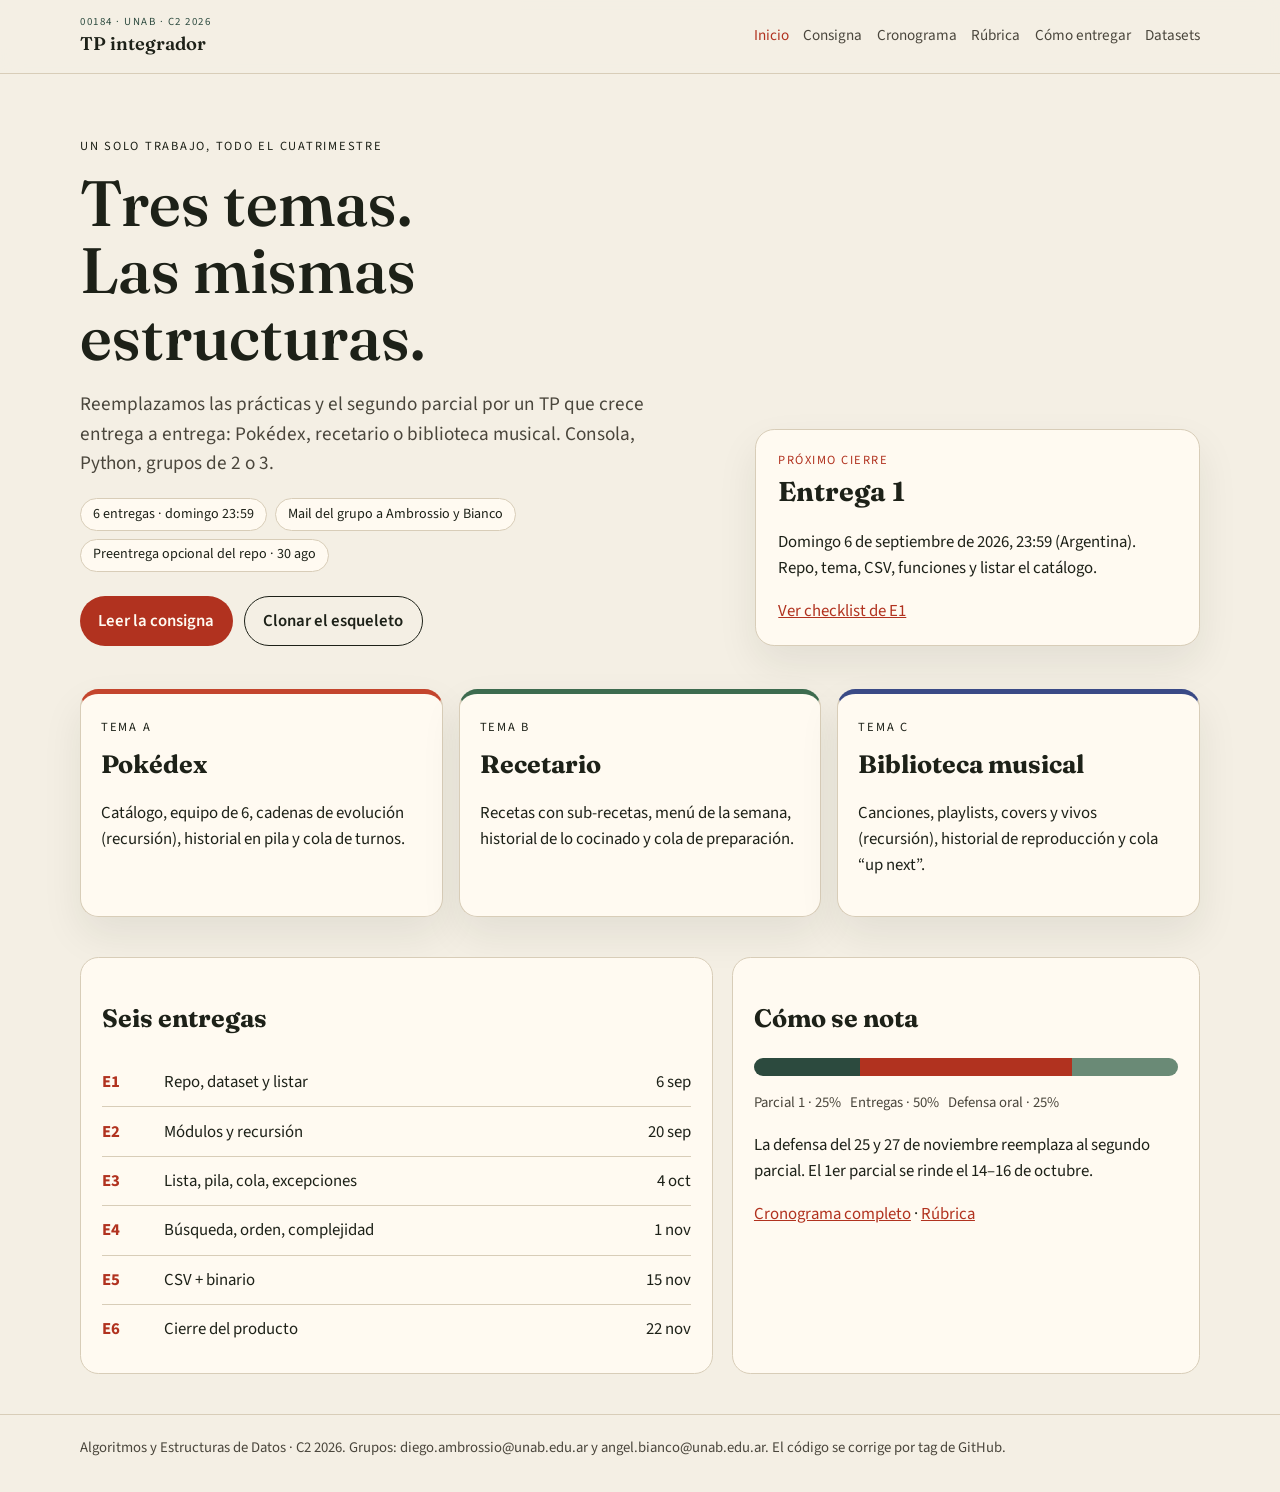
<file: docs/index.html>
<!DOCTYPE html>
<html lang="es">
<head>
  <meta charset="utf-8">
  <meta name="viewport" content="width=device-width, initial-scale=1">
  <title>TP integrador — AyED C2 2026</title>
  <link rel="preconnect" href="https://fonts.googleapis.com">
  <link rel="preconnect" href="https://fonts.gstatic.com" crossorigin>
  <link href="https://fonts.googleapis.com/css2?family=Fraunces:opsz,wght@9..144,500;9..144,600&family=IBM+Plex+Mono:wght@400;600&family=Source+Sans+3:wght@400;600;700&display=swap" rel="stylesheet">
  <link rel="stylesheet" href="assets/style.css">
</head>
<body>
  <header class="site-header">
    <div class="wrap header-inner">
      <a class="brand" href="index.html">
        <small>00184 · UNaB · C2 2026</small>
        <strong>TP integrador</strong>
      </a>
      <nav>
        <a href="index.html" aria-current="page">Inicio</a>
        <a href="consigna.html">Consigna</a>
        <a href="cronograma.html">Cronograma</a>
        <a href="rubrica.html">Rúbrica</a>
        <a href="entregar.html">Cómo entregar</a>
        <a href="datasets.html">Datasets</a>
      </nav>
    </div>
  </header>
  <main class="">
    
<div class="wrap">
  <section class="hero">
    <div>
      <p class="kicker">Un solo trabajo, todo el cuatrimestre</p>
      <h1>Tres temas.<br>Las mismas estructuras.</h1>
      <p class="lede">Reemplazamos las prácticas y el segundo parcial por un TP que crece entrega a entrega: Pokédex, recetario o biblioteca musical. Consola, Python, grupos de 2 o 3.</p>
      <div class="meta-pills">
        <span class="pill">6 entregas · domingo 23:59</span>
        <span class="pill">Mail del grupo a Ambrossio y Bianco</span>
        <span class="pill">Preentrega opcional del repo · 30 ago</span>
      </div>
      <div class="actions">
        <a class="btn btn-primary" href="consigna.html">Leer la consigna</a>
        <a class="btn btn-ghost" href="entregar.html">Clonar el esqueleto</a>
      </div>
    </div>
    <aside class="deadline">
      <span>Próximo cierre</span>
      <strong>Entrega 1</strong>
      <p>Domingo 6 de septiembre de 2026, 23:59 (Argentina). Repo, tema, CSV, funciones y listar el catálogo.</p>
      <a href="rubrica.html">Ver checklist de E1</a>
    </aside>
  </section>

  <section class="themes">
    <article class="theme poke">
      <span class="kicker">Tema A</span>
      <h2>Pokédex</h2>
      <p>Catálogo, equipo de 6, cadenas de evolución (recursión), historial en pila y cola de turnos.</p>
    </article>
    <article class="theme cook">
      <span class="kicker">Tema B</span>
      <h2>Recetario</h2>
      <p>Recetas con sub-recetas, menú de la semana, historial de lo cocinado y cola de preparación.</p>
    </article>
    <article class="theme music">
      <span class="kicker">Tema C</span>
      <h2>Biblioteca musical</h2>
      <p>Canciones, playlists, covers y vivos (recursión), historial de reproducción y cola “up next”.</p>
    </article>
  </section>

  <section class="grid-2">
    <div class="panel">
      <h2>Seis entregas</h2>
      <ol class="entregas">
        <li><span class="tag">E1</span><span>Repo, dataset y listar</span><span>6 sep</span></li>
        <li><span class="tag">E2</span><span>Módulos y recursión</span><span>20 sep</span></li>
        <li><span class="tag">E3</span><span>Lista, pila, cola, excepciones</span><span>4 oct</span></li>
        <li><span class="tag">E4</span><span>Búsqueda, orden, complejidad</span><span>1 nov</span></li>
        <li><span class="tag">E5</span><span>CSV + binario</span><span>15 nov</span></li>
        <li><span class="tag">E6</span><span>Cierre del producto</span><span>22 nov</span></li>
      </ol>
    </div>
    <div class="panel">
      <h2>Cómo se nota</h2>
      <div class="bars" aria-hidden="true"><span></span><span></span><span></span></div>
      <p class="legend">Parcial 1 · 25% &nbsp; Entregas · 50% &nbsp; Defensa oral · 25%</p>
      <p>La defensa del 25 y 27 de noviembre reemplaza al segundo parcial. El 1er parcial se rinde el 14–16 de octubre.</p>
      <p><a href="cronograma.html">Cronograma completo</a> · <a href="rubrica.html">Rúbrica</a></p>
    </div>
  </section>
</div>

  </main>
  <footer class="site-footer">
    <div class="wrap">Algoritmos y Estructuras de Datos · C2 2026. Grupos: diego.ambrossio@unab.edu.ar y angel.bianco@unab.edu.ar. El código se corrige por tag de GitHub.</div>
  </footer>
</body>
</html>
</file>
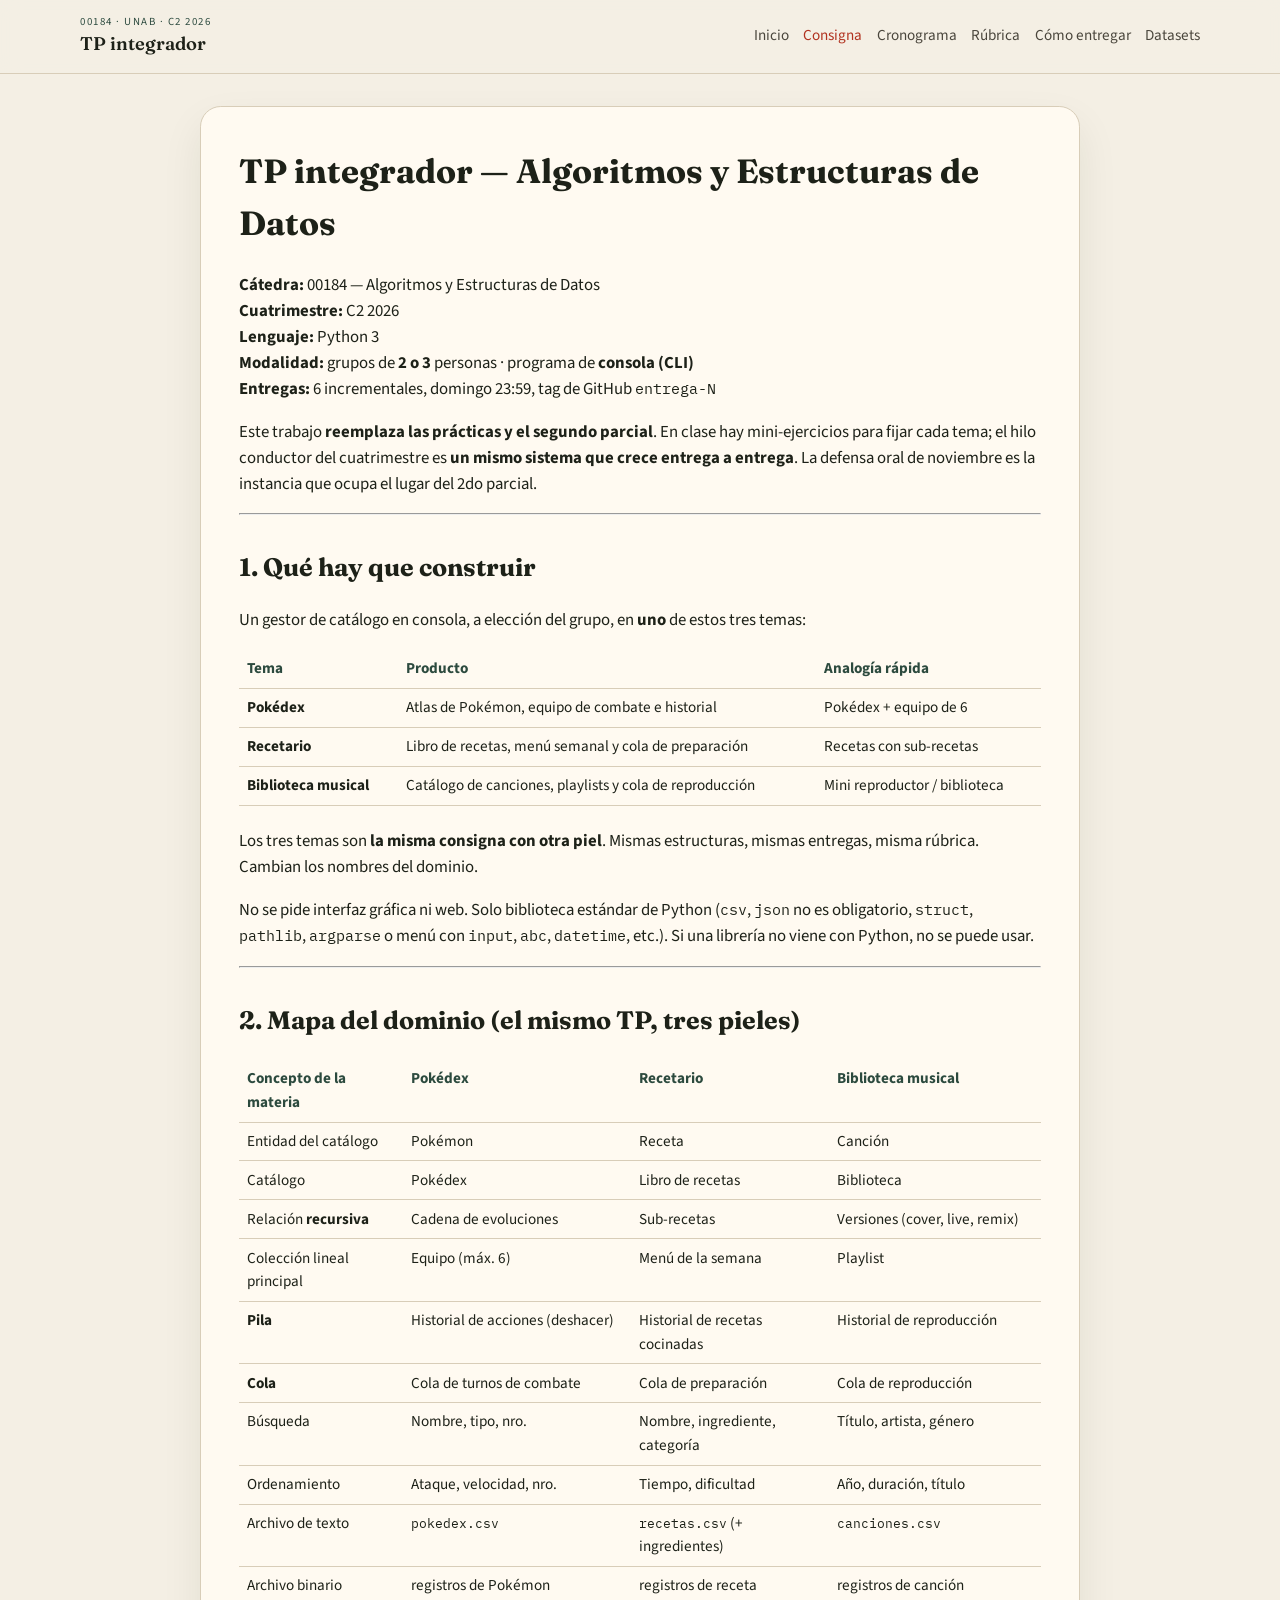
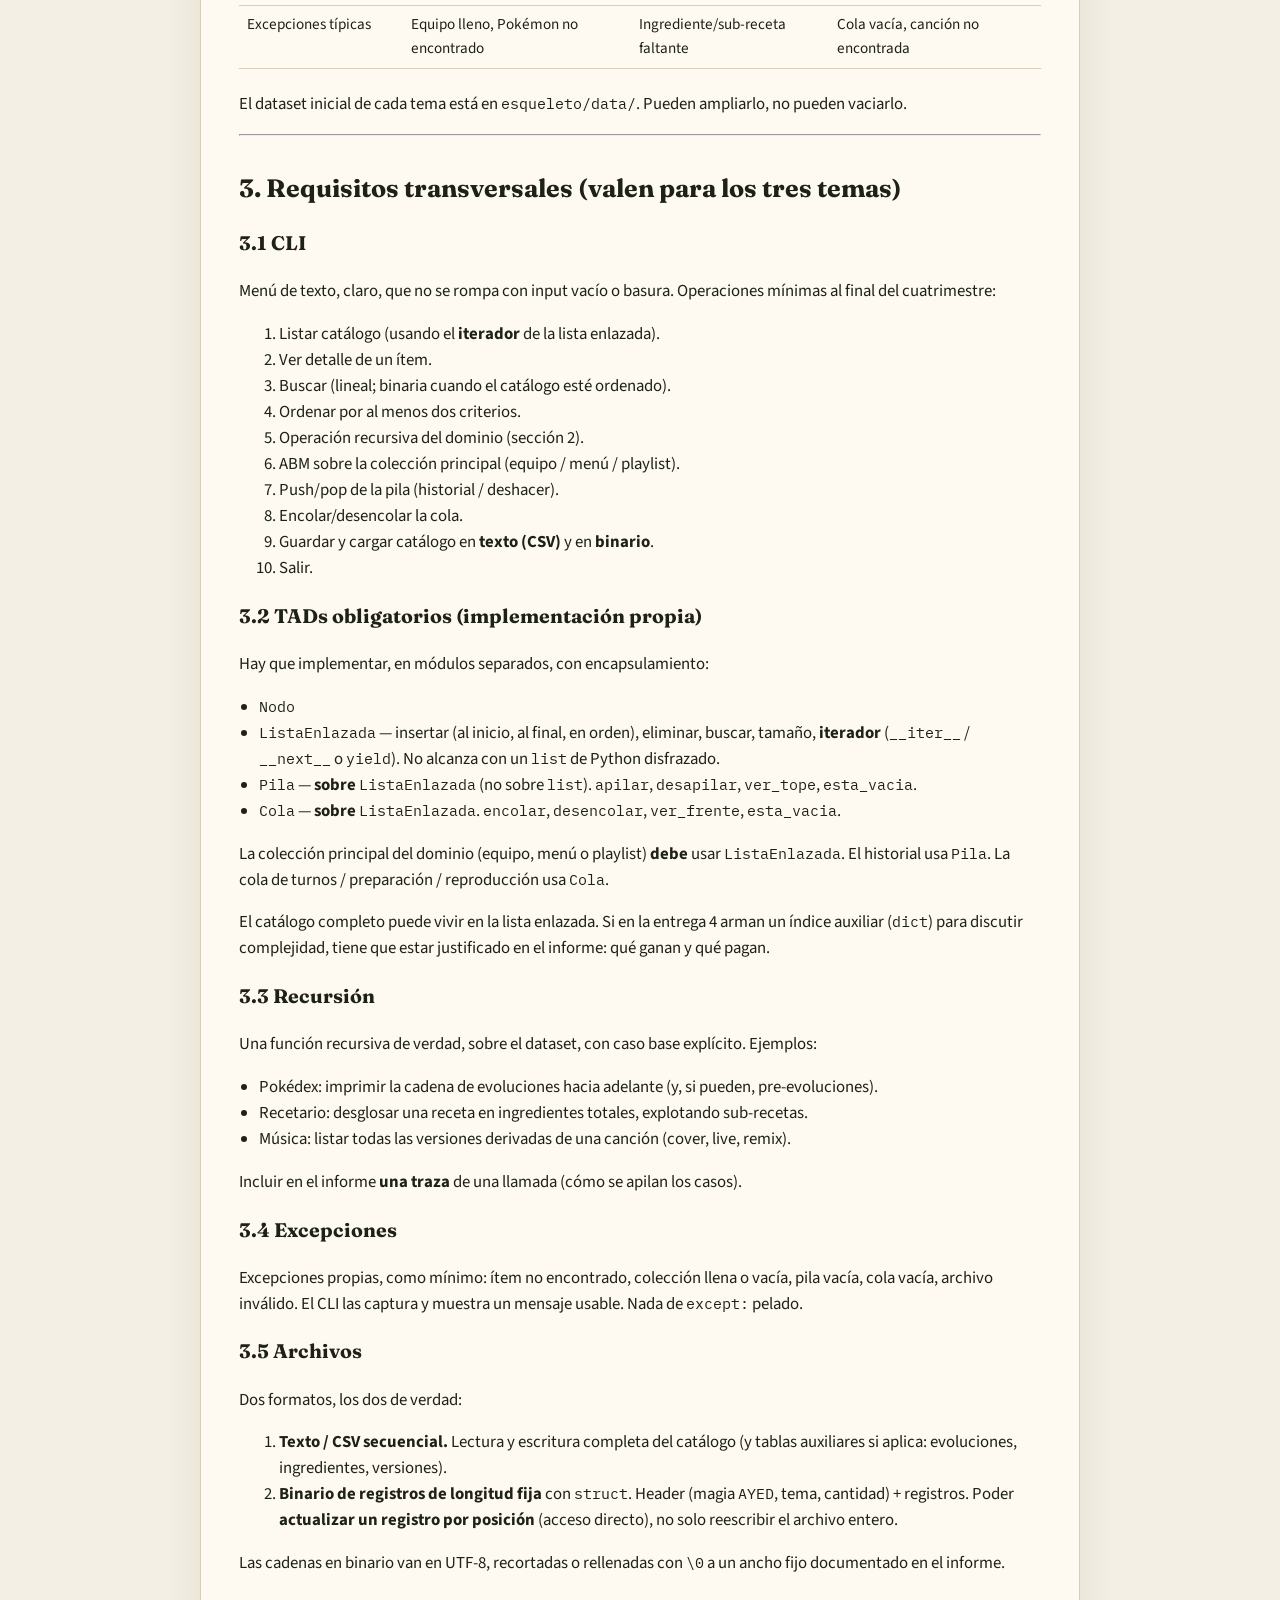
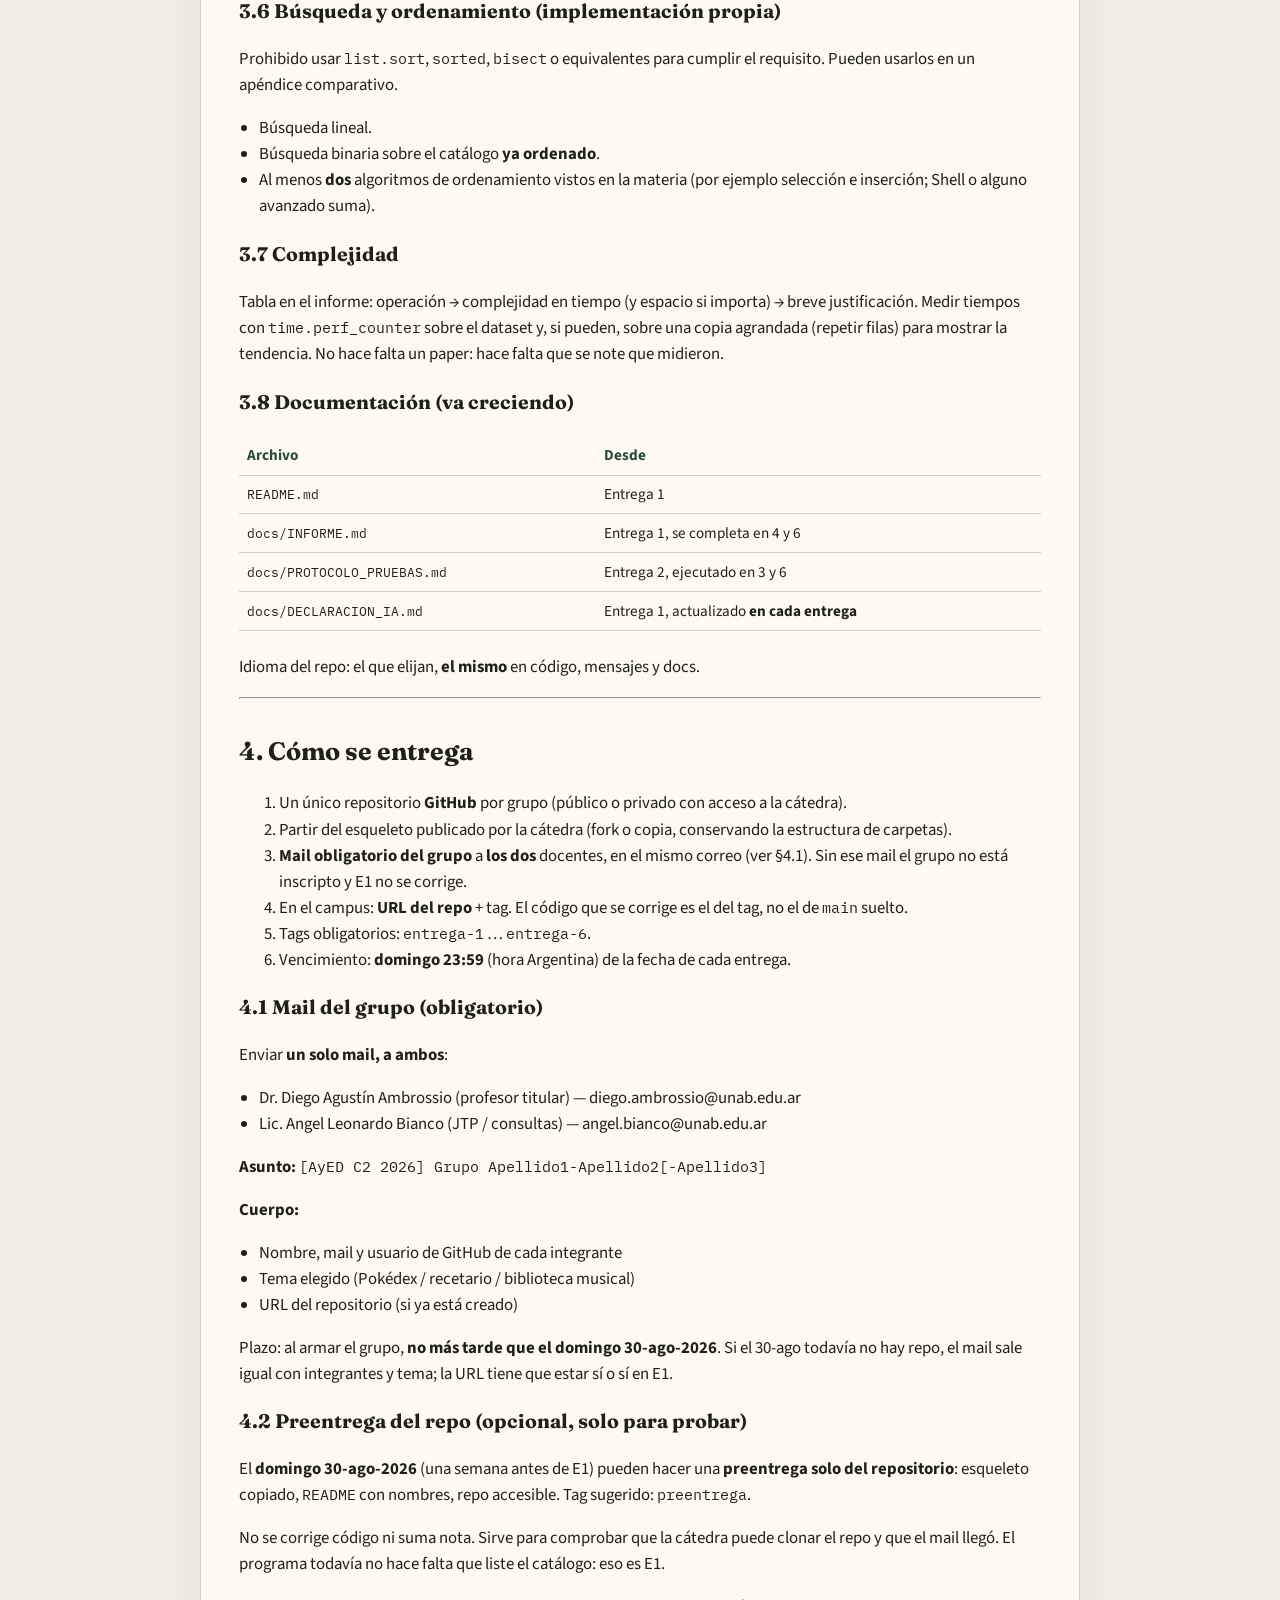
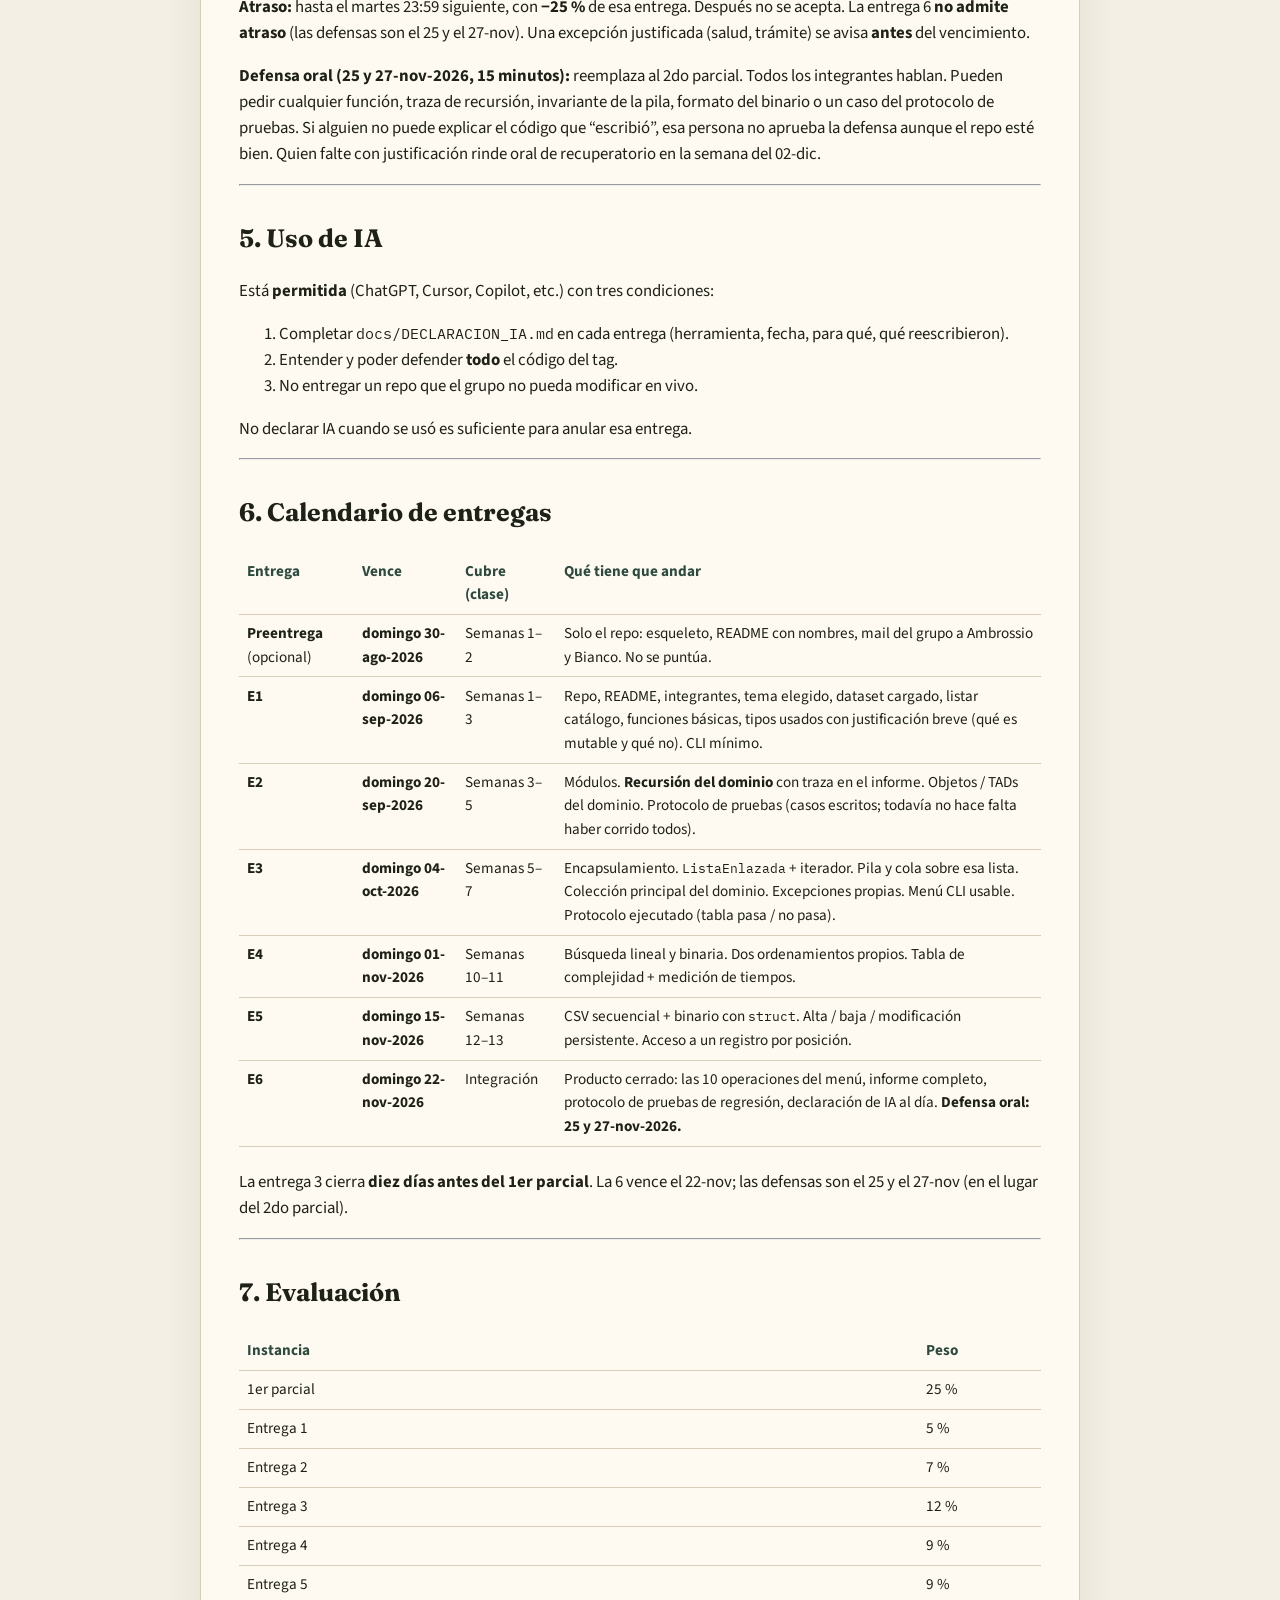
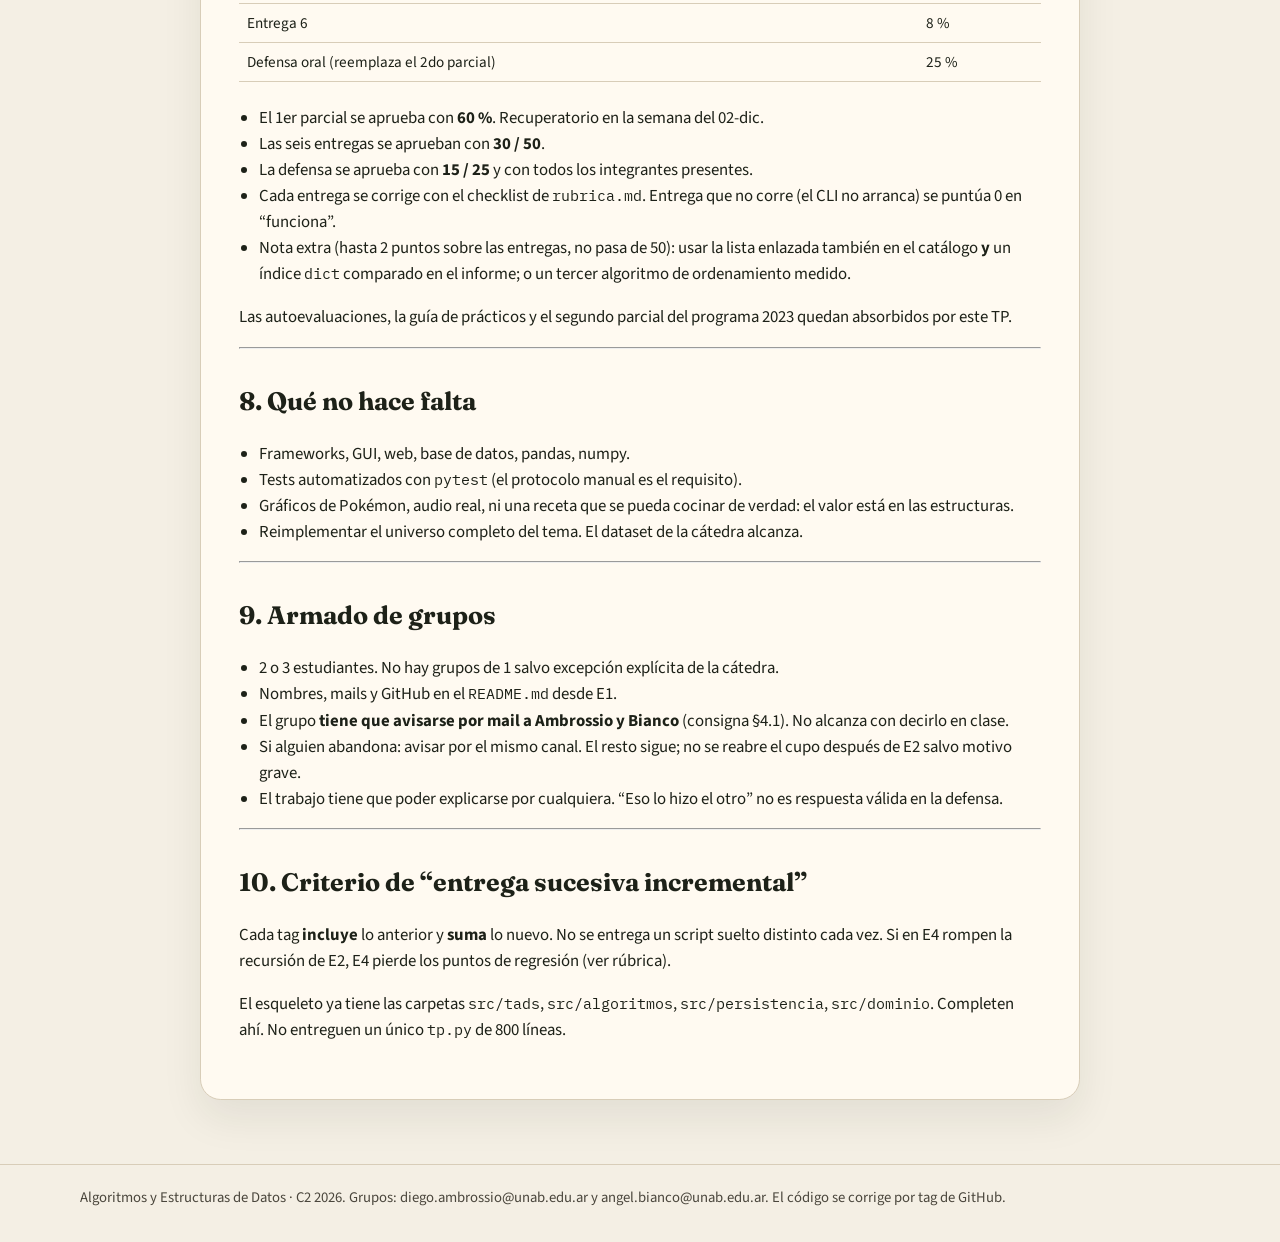
<file: docs/consigna.html>
<!DOCTYPE html>
<html lang="es">
<head>
  <meta charset="utf-8">
  <meta name="viewport" content="width=device-width, initial-scale=1">
  <title>Consigna — AyED C2 2026</title>
  <link rel="preconnect" href="https://fonts.googleapis.com">
  <link rel="preconnect" href="https://fonts.gstatic.com" crossorigin>
  <link href="https://fonts.googleapis.com/css2?family=Fraunces:opsz,wght@9..144,500;9..144,600&family=IBM+Plex+Mono:wght@400;600&family=Source+Sans+3:wght@400;600;700&display=swap" rel="stylesheet">
  <link rel="stylesheet" href="assets/style.css">
</head>
<body>
  <header class="site-header">
    <div class="wrap header-inner">
      <a class="brand" href="index.html">
        <small>00184 · UNaB · C2 2026</small>
        <strong>TP integrador</strong>
      </a>
      <nav>
        <a href="index.html">Inicio</a>
        <a href="consigna.html" aria-current="page">Consigna</a>
        <a href="cronograma.html">Cronograma</a>
        <a href="rubrica.html">Rúbrica</a>
        <a href="entregar.html">Cómo entregar</a>
        <a href="datasets.html">Datasets</a>
      </nav>
    </div>
  </header>
  <main class="doc">
    <h1>TP integrador — Algoritmos y Estructuras de Datos</h1>
<p><strong>Cátedra:</strong> 00184 — Algoritmos y Estructuras de Datos<br />
<strong>Cuatrimestre:</strong> C2 2026<br />
<strong>Lenguaje:</strong> Python 3<br />
<strong>Modalidad:</strong> grupos de <strong>2 o 3</strong> personas · programa de <strong>consola (CLI)</strong><br />
<strong>Entregas:</strong> 6 incrementales, domingo 23:59, tag de GitHub <code>entrega-N</code></p>
<p>Este trabajo <strong>reemplaza las prácticas y el segundo parcial</strong>. En clase hay mini-ejercicios para fijar cada tema; el hilo conductor del cuatrimestre es <strong>un mismo sistema que crece entrega a entrega</strong>. La defensa oral de noviembre es la instancia que ocupa el lugar del 2do parcial.</p>
<hr />
<h2>1. Qué hay que construir</h2>
<p>Un gestor de catálogo en consola, a elección del grupo, en <strong>uno</strong> de estos tres temas:</p>
<table>
<thead>
<tr>
<th>Tema</th>
<th>Producto</th>
<th>Analogía rápida</th>
</tr>
</thead>
<tbody>
<tr>
<td><strong>Pokédex</strong></td>
<td>Atlas de Pokémon, equipo de combate e historial</td>
<td>Pokédex + equipo de 6</td>
</tr>
<tr>
<td><strong>Recetario</strong></td>
<td>Libro de recetas, menú semanal y cola de preparación</td>
<td>Recetas con sub-recetas</td>
</tr>
<tr>
<td><strong>Biblioteca musical</strong></td>
<td>Catálogo de canciones, playlists y cola de reproducción</td>
<td>Mini reproductor / biblioteca</td>
</tr>
</tbody>
</table>
<p>Los tres temas son <strong>la misma consigna con otra piel</strong>. Mismas estructuras, mismas entregas, misma rúbrica. Cambian los nombres del dominio.</p>
<p>No se pide interfaz gráfica ni web. Solo biblioteca estándar de Python (<code>csv</code>, <code>json</code> no es obligatorio, <code>struct</code>, <code>pathlib</code>, <code>argparse</code> o menú con <code>input</code>, <code>abc</code>, <code>datetime</code>, etc.). Si una librería no viene con Python, no se puede usar.</p>
<hr />
<h2>2. Mapa del dominio (el mismo TP, tres pieles)</h2>
<table>
<thead>
<tr>
<th>Concepto de la materia</th>
<th>Pokédex</th>
<th>Recetario</th>
<th>Biblioteca musical</th>
</tr>
</thead>
<tbody>
<tr>
<td>Entidad del catálogo</td>
<td>Pokémon</td>
<td>Receta</td>
<td>Canción</td>
</tr>
<tr>
<td>Catálogo</td>
<td>Pokédex</td>
<td>Libro de recetas</td>
<td>Biblioteca</td>
</tr>
<tr>
<td>Relación <strong>recursiva</strong></td>
<td>Cadena de evoluciones</td>
<td>Sub-recetas</td>
<td>Versiones (cover, live, remix)</td>
</tr>
<tr>
<td>Colección lineal principal</td>
<td>Equipo (máx. 6)</td>
<td>Menú de la semana</td>
<td>Playlist</td>
</tr>
<tr>
<td><strong>Pila</strong></td>
<td>Historial de acciones (deshacer)</td>
<td>Historial de recetas cocinadas</td>
<td>Historial de reproducción</td>
</tr>
<tr>
<td><strong>Cola</strong></td>
<td>Cola de turnos de combate</td>
<td>Cola de preparación</td>
<td>Cola de reproducción</td>
</tr>
<tr>
<td>Búsqueda</td>
<td>Nombre, tipo, nro.</td>
<td>Nombre, ingrediente, categoría</td>
<td>Título, artista, género</td>
</tr>
<tr>
<td>Ordenamiento</td>
<td>Ataque, velocidad, nro.</td>
<td>Tiempo, dificultad</td>
<td>Año, duración, título</td>
</tr>
<tr>
<td>Archivo de texto</td>
<td><code>pokedex.csv</code></td>
<td><code>recetas.csv</code> (+ ingredientes)</td>
<td><code>canciones.csv</code></td>
</tr>
<tr>
<td>Archivo binario</td>
<td>registros de Pokémon</td>
<td>registros de receta</td>
<td>registros de canción</td>
</tr>
<tr>
<td>Excepciones típicas</td>
<td>Equipo lleno, Pokémon no encontrado</td>
<td>Ingrediente/sub-receta faltante</td>
<td>Cola vacía, canción no encontrada</td>
</tr>
</tbody>
</table>
<p>El dataset inicial de cada tema está en <code>esqueleto/data/</code>. Pueden ampliarlo, no pueden vaciarlo.</p>
<hr />
<h2>3. Requisitos transversales (valen para los tres temas)</h2>
<h3>3.1 CLI</h3>
<p>Menú de texto, claro, que no se rompa con input vacío o basura. Operaciones mínimas al final del cuatrimestre:</p>
<ol>
<li>Listar catálogo (usando el <strong>iterador</strong> de la lista enlazada).</li>
<li>Ver detalle de un ítem.</li>
<li>Buscar (lineal; binaria cuando el catálogo esté ordenado).</li>
<li>Ordenar por al menos dos criterios.</li>
<li>Operación recursiva del dominio (sección 2).</li>
<li>ABM sobre la colección principal (equipo / menú / playlist).</li>
<li>Push/pop de la pila (historial / deshacer).</li>
<li>Encolar/desencolar la cola.</li>
<li>Guardar y cargar catálogo en <strong>texto (CSV)</strong> y en <strong>binario</strong>.</li>
<li>Salir.</li>
</ol>
<h3>3.2 TADs obligatorios (implementación propia)</h3>
<p>Hay que implementar, en módulos separados, con encapsulamiento:</p>
<ul>
<li><code>Nodo</code></li>
<li><code>ListaEnlazada</code> — insertar (al inicio, al final, en orden), eliminar, buscar, tamaño, <strong>iterador</strong> (<code>__iter__</code> / <code>__next__</code> o <code>yield</code>). No alcanza con un <code>list</code> de Python disfrazado.</li>
<li><code>Pila</code> — <strong>sobre</strong> <code>ListaEnlazada</code> (no sobre <code>list</code>). <code>apilar</code>, <code>desapilar</code>, <code>ver_tope</code>, <code>esta_vacia</code>.</li>
<li><code>Cola</code> — <strong>sobre</strong> <code>ListaEnlazada</code>. <code>encolar</code>, <code>desencolar</code>, <code>ver_frente</code>, <code>esta_vacia</code>.</li>
</ul>
<p>La colección principal del dominio (equipo, menú o playlist) <strong>debe</strong> usar <code>ListaEnlazada</code>. El historial usa <code>Pila</code>. La cola de turnos / preparación / reproducción usa <code>Cola</code>.</p>
<p>El catálogo completo puede vivir en la lista enlazada. Si en la entrega 4 arman un índice auxiliar (<code>dict</code>) para discutir complejidad, tiene que estar justificado en el informe: qué ganan y qué pagan.</p>
<h3>3.3 Recursión</h3>
<p>Una función recursiva de verdad, sobre el dataset, con caso base explícito. Ejemplos:</p>
<ul>
<li>Pokédex: imprimir la cadena de evoluciones hacia adelante (y, si pueden, pre-evoluciones).</li>
<li>Recetario: desglosar una receta en ingredientes totales, explotando sub-recetas.</li>
<li>Música: listar todas las versiones derivadas de una canción (cover, live, remix).</li>
</ul>
<p>Incluir en el informe <strong>una traza</strong> de una llamada (cómo se apilan los casos).</p>
<h3>3.4 Excepciones</h3>
<p>Excepciones propias, como mínimo: ítem no encontrado, colección llena o vacía, pila vacía, cola vacía, archivo inválido. El CLI las captura y muestra un mensaje usable. Nada de <code>except:</code> pelado.</p>
<h3>3.5 Archivos</h3>
<p>Dos formatos, los dos de verdad:</p>
<ol>
<li><strong>Texto / CSV secuencial.</strong> Lectura y escritura completa del catálogo (y tablas auxiliares si aplica: evoluciones, ingredientes, versiones).</li>
<li><strong>Binario de registros de longitud fija</strong> con <code>struct</code>. Header (magia <code>AYED</code>, tema, cantidad) + registros. Poder <strong>actualizar un registro por posición</strong> (acceso directo), no solo reescribir el archivo entero.</li>
</ol>
<p>Las cadenas en binario van en UTF-8, recortadas o rellenadas con <code>\0</code> a un ancho fijo documentado en el informe.</p>
<h3>3.6 Búsqueda y ordenamiento (implementación propia)</h3>
<p>Prohibido usar <code>list.sort</code>, <code>sorted</code>, <code>bisect</code> o equivalentes para cumplir el requisito. Pueden usarlos en un apéndice comparativo.</p>
<ul>
<li>Búsqueda lineal.</li>
<li>Búsqueda binaria sobre el catálogo <strong>ya ordenado</strong>.</li>
<li>Al menos <strong>dos</strong> algoritmos de ordenamiento vistos en la materia (por ejemplo selección e inserción; Shell o alguno avanzado suma).</li>
</ul>
<h3>3.7 Complejidad</h3>
<p>Tabla en el informe: operación → complejidad en tiempo (y espacio si importa) → breve justificación. Medir tiempos con <code>time.perf_counter</code> sobre el dataset y, si pueden, sobre una copia agrandada (repetir filas) para mostrar la tendencia. No hace falta un paper: hace falta que se note que midieron.</p>
<h3>3.8 Documentación (va creciendo)</h3>
<table>
<thead>
<tr>
<th>Archivo</th>
<th>Desde</th>
</tr>
</thead>
<tbody>
<tr>
<td><code>README.md</code></td>
<td>Entrega 1</td>
</tr>
<tr>
<td><code>docs/INFORME.md</code></td>
<td>Entrega 1, se completa en 4 y 6</td>
</tr>
<tr>
<td><code>docs/PROTOCOLO_PRUEBAS.md</code></td>
<td>Entrega 2, ejecutado en 3 y 6</td>
</tr>
<tr>
<td><code>docs/DECLARACION_IA.md</code></td>
<td>Entrega 1, actualizado <strong>en cada entrega</strong></td>
</tr>
</tbody>
</table>
<p>Idioma del repo: el que elijan, <strong>el mismo</strong> en código, mensajes y docs.</p>
<hr />
<h2>4. Cómo se entrega</h2>
<ol>
<li>Un único repositorio <strong>GitHub</strong> por grupo (público o privado con acceso a la cátedra).</li>
<li>Partir del esqueleto publicado por la cátedra (fork o copia, conservando la estructura de carpetas).</li>
<li><strong>Mail obligatorio del grupo</strong> a <strong>los dos</strong> docentes, en el mismo correo (ver §4.1). Sin ese mail el grupo no está inscripto y E1 no se corrige.</li>
<li>En el campus: <strong>URL del repo</strong> + tag. El código que se corrige es el del tag, no el de <code>main</code> suelto.</li>
<li>Tags obligatorios: <code>entrega-1</code> … <code>entrega-6</code>.</li>
<li>Vencimiento: <strong>domingo 23:59</strong> (hora Argentina) de la fecha de cada entrega.</li>
</ol>
<h3>4.1 Mail del grupo (obligatorio)</h3>
<p>Enviar <strong>un solo mail, a ambos</strong>:</p>
<ul>
<li>Dr. Diego Agustín Ambrossio (profesor titular) — diego.ambrossio@unab.edu.ar</li>
<li>Lic. Angel Leonardo Bianco (JTP / consultas) — angel.bianco@unab.edu.ar</li>
</ul>
<p><strong>Asunto:</strong> <code>[AyED C2 2026] Grupo Apellido1-Apellido2[-Apellido3]</code></p>
<p><strong>Cuerpo:</strong></p>
<ul>
<li>Nombre, mail y usuario de GitHub de cada integrante</li>
<li>Tema elegido (Pokédex / recetario / biblioteca musical)</li>
<li>URL del repositorio (si ya está creado)</li>
</ul>
<p>Plazo: al armar el grupo, <strong>no más tarde que el domingo 30-ago-2026</strong>. Si el 30-ago todavía no hay repo, el mail sale igual con integrantes y tema; la URL tiene que estar sí o sí en E1.</p>
<h3>4.2 Preentrega del repo (opcional, solo para probar)</h3>
<p>El <strong>domingo 30-ago-2026</strong> (una semana antes de E1) pueden hacer una <strong>preentrega solo del repositorio</strong>: esqueleto copiado, <code>README</code> con nombres, repo accesible. Tag sugerido: <code>preentrega</code>.</p>
<p>No se corrige código ni suma nota. Sirve para comprobar que la cátedra puede clonar el repo y que el mail llegó. El programa todavía no hace falta que liste el catálogo: eso es E1.</p>
<p><strong>Atraso:</strong> hasta el martes 23:59 siguiente, con <strong>−25 %</strong> de esa entrega. Después no se acepta. La entrega 6 <strong>no admite atraso</strong> (las defensas son el 25 y el 27-nov). Una excepción justificada (salud, trámite) se avisa <strong>antes</strong> del vencimiento.</p>
<p><strong>Defensa oral (25 y 27-nov-2026, 15 minutos):</strong> reemplaza al 2do parcial. Todos los integrantes hablan. Pueden pedir cualquier función, traza de recursión, invariante de la pila, formato del binario o un caso del protocolo de pruebas. Si alguien no puede explicar el código que “escribió”, esa persona no aprueba la defensa aunque el repo esté bien. Quien falte con justificación rinde oral de recuperatorio en la semana del 02-dic.</p>
<hr />
<h2>5. Uso de IA</h2>
<p>Está <strong>permitida</strong> (ChatGPT, Cursor, Copilot, etc.) con tres condiciones:</p>
<ol>
<li>Completar <code>docs/DECLARACION_IA.md</code> en cada entrega (herramienta, fecha, para qué, qué reescribieron).</li>
<li>Entender y poder defender <strong>todo</strong> el código del tag.</li>
<li>No entregar un repo que el grupo no pueda modificar en vivo.</li>
</ol>
<p>No declarar IA cuando se usó es suficiente para anular esa entrega.</p>
<hr />
<h2>6. Calendario de entregas</h2>
<table>
<thead>
<tr>
<th>Entrega</th>
<th>Vence</th>
<th>Cubre (clase)</th>
<th>Qué tiene que andar</th>
</tr>
</thead>
<tbody>
<tr>
<td><strong>Preentrega</strong> (opcional)</td>
<td><strong>domingo 30-ago-2026</strong></td>
<td>Semanas 1–2</td>
<td>Solo el repo: esqueleto, README con nombres, mail del grupo a Ambrossio y Bianco. No se puntúa.</td>
</tr>
<tr>
<td><strong>E1</strong></td>
<td><strong>domingo 06-sep-2026</strong></td>
<td>Semanas 1–3</td>
<td>Repo, README, integrantes, tema elegido, dataset cargado, listar catálogo, funciones básicas, tipos usados con justificación breve (qué es mutable y qué no). CLI mínimo.</td>
</tr>
<tr>
<td><strong>E2</strong></td>
<td><strong>domingo 20-sep-2026</strong></td>
<td>Semanas 3–5</td>
<td>Módulos. <strong>Recursión del dominio</strong> con traza en el informe. Objetos / TADs del dominio. Protocolo de pruebas (casos escritos; todavía no hace falta haber corrido todos).</td>
</tr>
<tr>
<td><strong>E3</strong></td>
<td><strong>domingo 04-oct-2026</strong></td>
<td>Semanas 5–7</td>
<td>Encapsulamiento. <code>ListaEnlazada</code> + iterador. Pila y cola sobre esa lista. Colección principal del dominio. Excepciones propias. Menú CLI usable. Protocolo ejecutado (tabla pasa / no pasa).</td>
</tr>
<tr>
<td><strong>E4</strong></td>
<td><strong>domingo 01-nov-2026</strong></td>
<td>Semanas 10–11</td>
<td>Búsqueda lineal y binaria. Dos ordenamientos propios. Tabla de complejidad + medición de tiempos.</td>
</tr>
<tr>
<td><strong>E5</strong></td>
<td><strong>domingo 15-nov-2026</strong></td>
<td>Semanas 12–13</td>
<td>CSV secuencial + binario con <code>struct</code>. Alta / baja / modificación persistente. Acceso a un registro por posición.</td>
</tr>
<tr>
<td><strong>E6</strong></td>
<td><strong>domingo 22-nov-2026</strong></td>
<td>Integración</td>
<td>Producto cerrado: las 10 operaciones del menú, informe completo, protocolo de pruebas de regresión, declaración de IA al día. <strong>Defensa oral: 25 y 27-nov-2026.</strong></td>
</tr>
</tbody>
</table>
<p>La entrega 3 cierra <strong>diez días antes del 1er parcial</strong>. La 6 vence el 22-nov; las defensas son el 25 y el 27-nov (en el lugar del 2do parcial).</p>
<hr />
<h2>7. Evaluación</h2>
<table>
<thead>
<tr>
<th>Instancia</th>
<th>Peso</th>
</tr>
</thead>
<tbody>
<tr>
<td>1er parcial</td>
<td>25 %</td>
</tr>
<tr>
<td>Entrega 1</td>
<td>5 %</td>
</tr>
<tr>
<td>Entrega 2</td>
<td>7 %</td>
</tr>
<tr>
<td>Entrega 3</td>
<td>12 %</td>
</tr>
<tr>
<td>Entrega 4</td>
<td>9 %</td>
</tr>
<tr>
<td>Entrega 5</td>
<td>9 %</td>
</tr>
<tr>
<td>Entrega 6</td>
<td>8 %</td>
</tr>
<tr>
<td>Defensa oral (reemplaza el 2do parcial)</td>
<td>25 %</td>
</tr>
</tbody>
</table>
<ul>
<li>El 1er parcial se aprueba con <strong>60 %</strong>. Recuperatorio en la semana del 02-dic.</li>
<li>Las seis entregas se aprueban con <strong>30 / 50</strong>.</li>
<li>La defensa se aprueba con <strong>15 / 25</strong> y con todos los integrantes presentes.</li>
<li>Cada entrega se corrige con el checklist de <code>rubrica.md</code>. Entrega que no corre (el CLI no arranca) se puntúa 0 en “funciona”.</li>
<li>Nota extra (hasta 2 puntos sobre las entregas, no pasa de 50): usar la lista enlazada también en el catálogo <strong>y</strong> un índice <code>dict</code> comparado en el informe; o un tercer algoritmo de ordenamiento medido.</li>
</ul>
<p>Las autoevaluaciones, la guía de prácticos y el segundo parcial del programa 2023 quedan absorbidos por este TP.</p>
<hr />
<h2>8. Qué no hace falta</h2>
<ul>
<li>Frameworks, GUI, web, base de datos, pandas, numpy.</li>
<li>Tests automatizados con <code>pytest</code> (el protocolo manual es el requisito).</li>
<li>Gráficos de Pokémon, audio real, ni una receta que se pueda cocinar de verdad: el valor está en las estructuras.</li>
<li>Reimplementar el universo completo del tema. El dataset de la cátedra alcanza.</li>
</ul>
<hr />
<h2>9. Armado de grupos</h2>
<ul>
<li>2 o 3 estudiantes. No hay grupos de 1 salvo excepción explícita de la cátedra.</li>
<li>Nombres, mails y GitHub en el <code>README.md</code> desde E1.</li>
<li>El grupo <strong>tiene que avisarse por mail a Ambrossio y Bianco</strong> (consigna §4.1). No alcanza con decirlo en clase.</li>
<li>Si alguien abandona: avisar por el mismo canal. El resto sigue; no se reabre el cupo después de E2 salvo motivo grave.</li>
<li>El trabajo tiene que poder explicarse por cualquiera. “Eso lo hizo el otro” no es respuesta válida en la defensa.</li>
</ul>
<hr />
<h2>10. Criterio de “entrega sucesiva incremental”</h2>
<p>Cada tag <strong>incluye</strong> lo anterior y <strong>suma</strong> lo nuevo. No se entrega un script suelto distinto cada vez. Si en E4 rompen la recursión de E2, E4 pierde los puntos de regresión (ver rúbrica).</p>
<p>El esqueleto ya tiene las carpetas <code>src/tads</code>, <code>src/algoritmos</code>, <code>src/persistencia</code>, <code>src/dominio</code>. Completen ahí. No entreguen un único <code>tp.py</code> de 800 líneas.</p>
  </main>
  <footer class="site-footer">
    <div class="wrap">Algoritmos y Estructuras de Datos · C2 2026. Grupos: diego.ambrossio@unab.edu.ar y angel.bianco@unab.edu.ar. El código se corrige por tag de GitHub.</div>
  </footer>
</body>
</html>
</file>
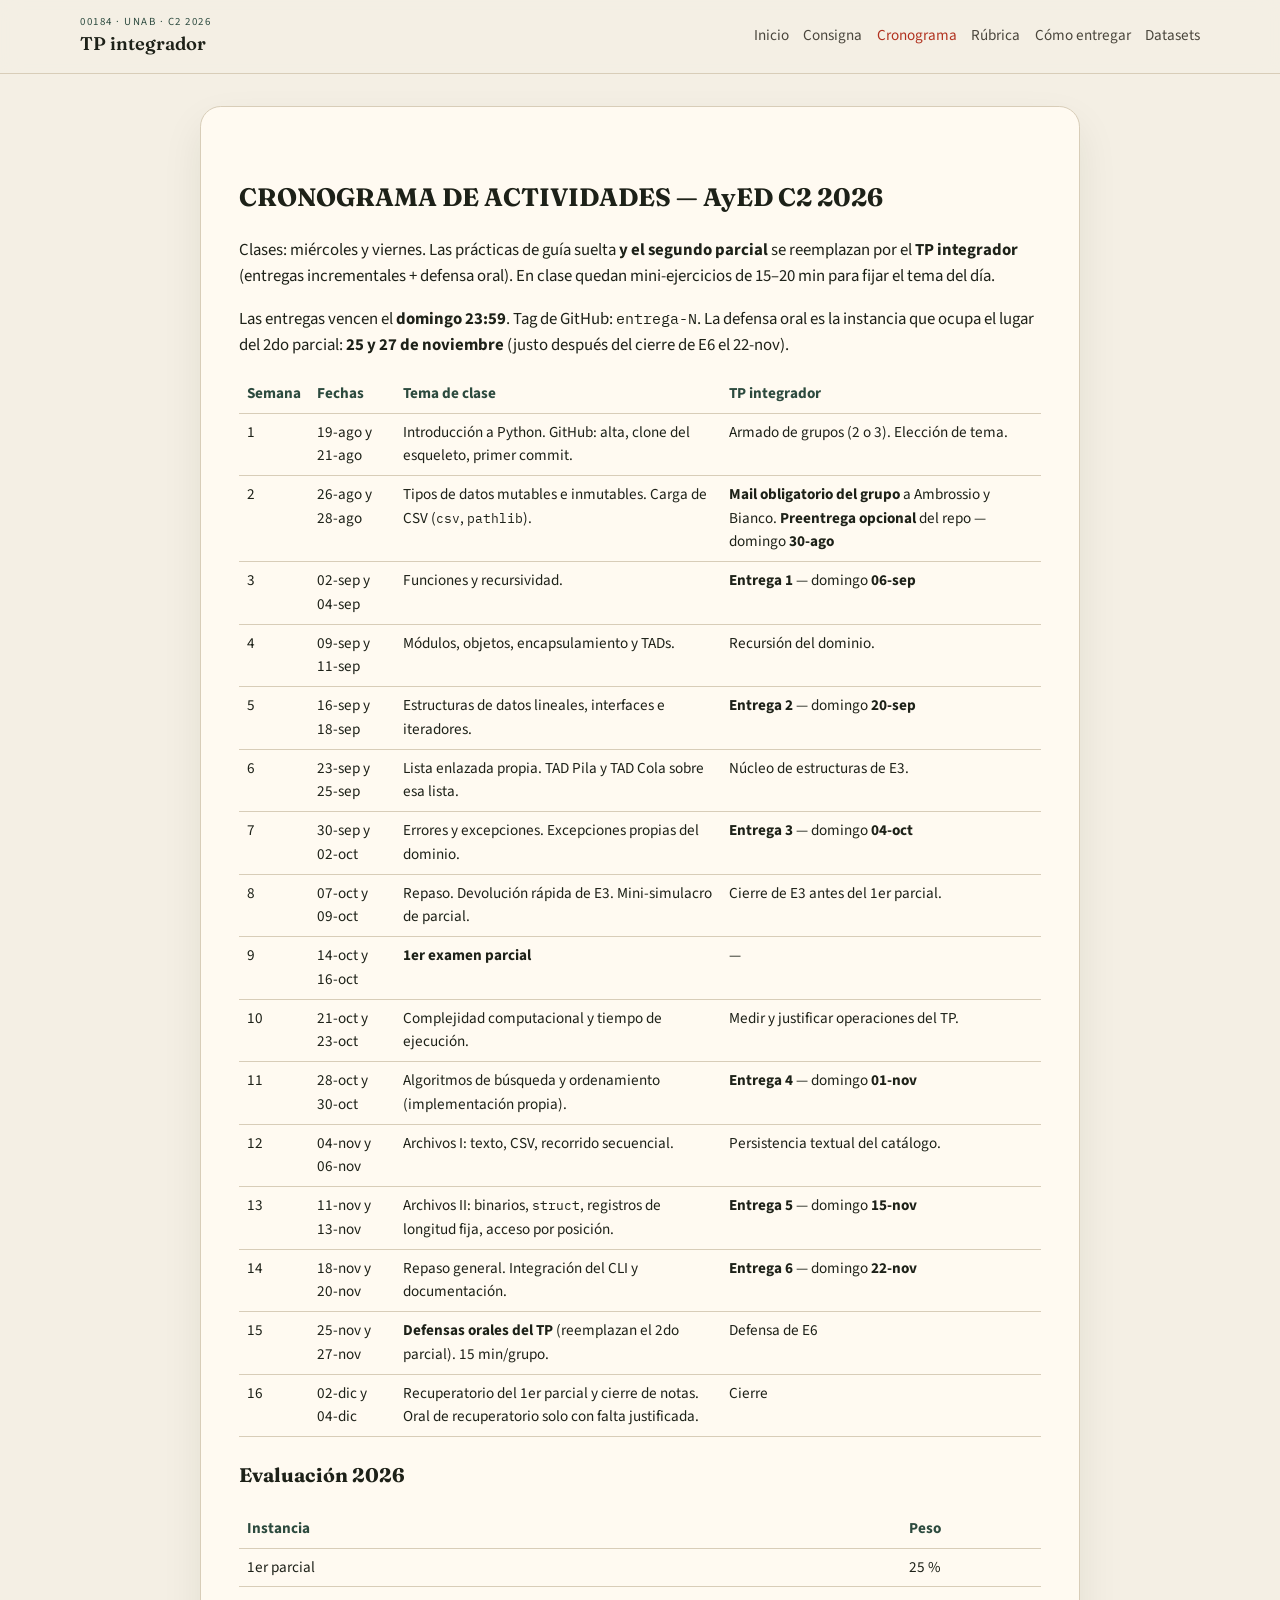
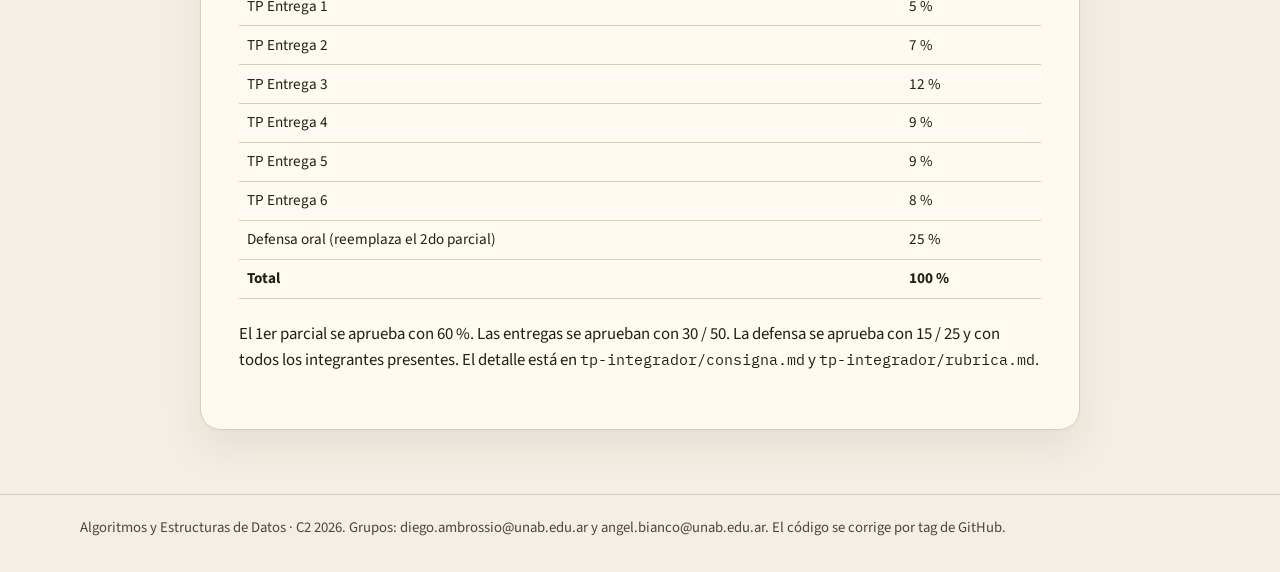
<file: docs/cronograma.html>
<!DOCTYPE html>
<html lang="es">
<head>
  <meta charset="utf-8">
  <meta name="viewport" content="width=device-width, initial-scale=1">
  <title>Cronograma — AyED C2 2026</title>
  <link rel="preconnect" href="https://fonts.googleapis.com">
  <link rel="preconnect" href="https://fonts.gstatic.com" crossorigin>
  <link href="https://fonts.googleapis.com/css2?family=Fraunces:opsz,wght@9..144,500;9..144,600&family=IBM+Plex+Mono:wght@400;600&family=Source+Sans+3:wght@400;600;700&display=swap" rel="stylesheet">
  <link rel="stylesheet" href="assets/style.css">
</head>
<body>
  <header class="site-header">
    <div class="wrap header-inner">
      <a class="brand" href="index.html">
        <small>00184 · UNaB · C2 2026</small>
        <strong>TP integrador</strong>
      </a>
      <nav>
        <a href="index.html">Inicio</a>
        <a href="consigna.html">Consigna</a>
        <a href="cronograma.html" aria-current="page">Cronograma</a>
        <a href="rubrica.html">Rúbrica</a>
        <a href="entregar.html">Cómo entregar</a>
        <a href="datasets.html">Datasets</a>
      </nav>
    </div>
  </header>
  <main class="doc">
    <h2>CRONOGRAMA DE ACTIVIDADES — AyED C2 2026</h2>
<p>Clases: miércoles y viernes. Las prácticas de guía suelta <strong>y el segundo parcial</strong> se reemplazan por el <strong>TP integrador</strong> (entregas incrementales + defensa oral). En clase quedan mini-ejercicios de 15–20 min para fijar el tema del día.</p>
<p>Las entregas vencen el <strong>domingo 23:59</strong>. Tag de GitHub: <code>entrega-N</code>. La defensa oral es la instancia que ocupa el lugar del 2do parcial: <strong>25 y 27 de noviembre</strong> (justo después del cierre de E6 el 22-nov).</p>
<table>
<thead>
<tr>
<th>Semana</th>
<th>Fechas</th>
<th>Tema de clase</th>
<th>TP integrador</th>
</tr>
</thead>
<tbody>
<tr>
<td>1</td>
<td>19-ago y 21-ago</td>
<td>Introducción a Python. GitHub: alta, clone del esqueleto, primer commit.</td>
<td>Armado de grupos (2 o 3). Elección de tema.</td>
</tr>
<tr>
<td>2</td>
<td>26-ago y 28-ago</td>
<td>Tipos de datos mutables e inmutables. Carga de CSV (<code>csv</code>, <code>pathlib</code>).</td>
<td><strong>Mail obligatorio del grupo</strong> a Ambrossio y Bianco. <strong>Preentrega opcional</strong> del repo — domingo <strong>30-ago</strong></td>
</tr>
<tr>
<td>3</td>
<td>02-sep y 04-sep</td>
<td>Funciones y recursividad.</td>
<td><strong>Entrega 1</strong> — domingo <strong>06-sep</strong></td>
</tr>
<tr>
<td>4</td>
<td>09-sep y 11-sep</td>
<td>Módulos, objetos, encapsulamiento y TADs.</td>
<td>Recursión del dominio.</td>
</tr>
<tr>
<td>5</td>
<td>16-sep y 18-sep</td>
<td>Estructuras de datos lineales, interfaces e iteradores.</td>
<td><strong>Entrega 2</strong> — domingo <strong>20-sep</strong></td>
</tr>
<tr>
<td>6</td>
<td>23-sep y 25-sep</td>
<td>Lista enlazada propia. TAD Pila y TAD Cola sobre esa lista.</td>
<td>Núcleo de estructuras de E3.</td>
</tr>
<tr>
<td>7</td>
<td>30-sep y 02-oct</td>
<td>Errores y excepciones. Excepciones propias del dominio.</td>
<td><strong>Entrega 3</strong> — domingo <strong>04-oct</strong></td>
</tr>
<tr>
<td>8</td>
<td>07-oct y 09-oct</td>
<td>Repaso. Devolución rápida de E3. Mini-simulacro de parcial.</td>
<td>Cierre de E3 antes del 1er parcial.</td>
</tr>
<tr>
<td>9</td>
<td>14-oct y 16-oct</td>
<td><strong>1er examen parcial</strong></td>
<td>—</td>
</tr>
<tr>
<td>10</td>
<td>21-oct y 23-oct</td>
<td>Complejidad computacional y tiempo de ejecución.</td>
<td>Medir y justificar operaciones del TP.</td>
</tr>
<tr>
<td>11</td>
<td>28-oct y 30-oct</td>
<td>Algoritmos de búsqueda y ordenamiento (implementación propia).</td>
<td><strong>Entrega 4</strong> — domingo <strong>01-nov</strong></td>
</tr>
<tr>
<td>12</td>
<td>04-nov y 06-nov</td>
<td>Archivos I: texto, CSV, recorrido secuencial.</td>
<td>Persistencia textual del catálogo.</td>
</tr>
<tr>
<td>13</td>
<td>11-nov y 13-nov</td>
<td>Archivos II: binarios, <code>struct</code>, registros de longitud fija, acceso por posición.</td>
<td><strong>Entrega 5</strong> — domingo <strong>15-nov</strong></td>
</tr>
<tr>
<td>14</td>
<td>18-nov y 20-nov</td>
<td>Repaso general. Integración del CLI y documentación.</td>
<td><strong>Entrega 6</strong> — domingo <strong>22-nov</strong></td>
</tr>
<tr>
<td>15</td>
<td>25-nov y 27-nov</td>
<td><strong>Defensas orales del TP</strong> (reemplazan el 2do parcial). 15 min/grupo.</td>
<td>Defensa de E6</td>
</tr>
<tr>
<td>16</td>
<td>02-dic y 04-dic</td>
<td>Recuperatorio del 1er parcial y cierre de notas. Oral de recuperatorio solo con falta justificada.</td>
<td>Cierre</td>
</tr>
</tbody>
</table>
<h3>Evaluación 2026</h3>
<table>
<thead>
<tr>
<th>Instancia</th>
<th>Peso</th>
</tr>
</thead>
<tbody>
<tr>
<td>1er parcial</td>
<td>25 %</td>
</tr>
<tr>
<td>TP Entrega 1</td>
<td>5 %</td>
</tr>
<tr>
<td>TP Entrega 2</td>
<td>7 %</td>
</tr>
<tr>
<td>TP Entrega 3</td>
<td>12 %</td>
</tr>
<tr>
<td>TP Entrega 4</td>
<td>9 %</td>
</tr>
<tr>
<td>TP Entrega 5</td>
<td>9 %</td>
</tr>
<tr>
<td>TP Entrega 6</td>
<td>8 %</td>
</tr>
<tr>
<td>Defensa oral (reemplaza el 2do parcial)</td>
<td>25 %</td>
</tr>
<tr>
<td><strong>Total</strong></td>
<td><strong>100 %</strong></td>
</tr>
</tbody>
</table>
<p>El 1er parcial se aprueba con 60 %. Las entregas se aprueban con 30 / 50. La defensa se aprueba con 15 / 25 y con todos los integrantes presentes. El detalle está en <code>tp-integrador/consigna.md</code> y <code>tp-integrador/rubrica.md</code>.</p>
  </main>
  <footer class="site-footer">
    <div class="wrap">Algoritmos y Estructuras de Datos · C2 2026. Grupos: diego.ambrossio@unab.edu.ar y angel.bianco@unab.edu.ar. El código se corrige por tag de GitHub.</div>
  </footer>
</body>
</html>
</file>
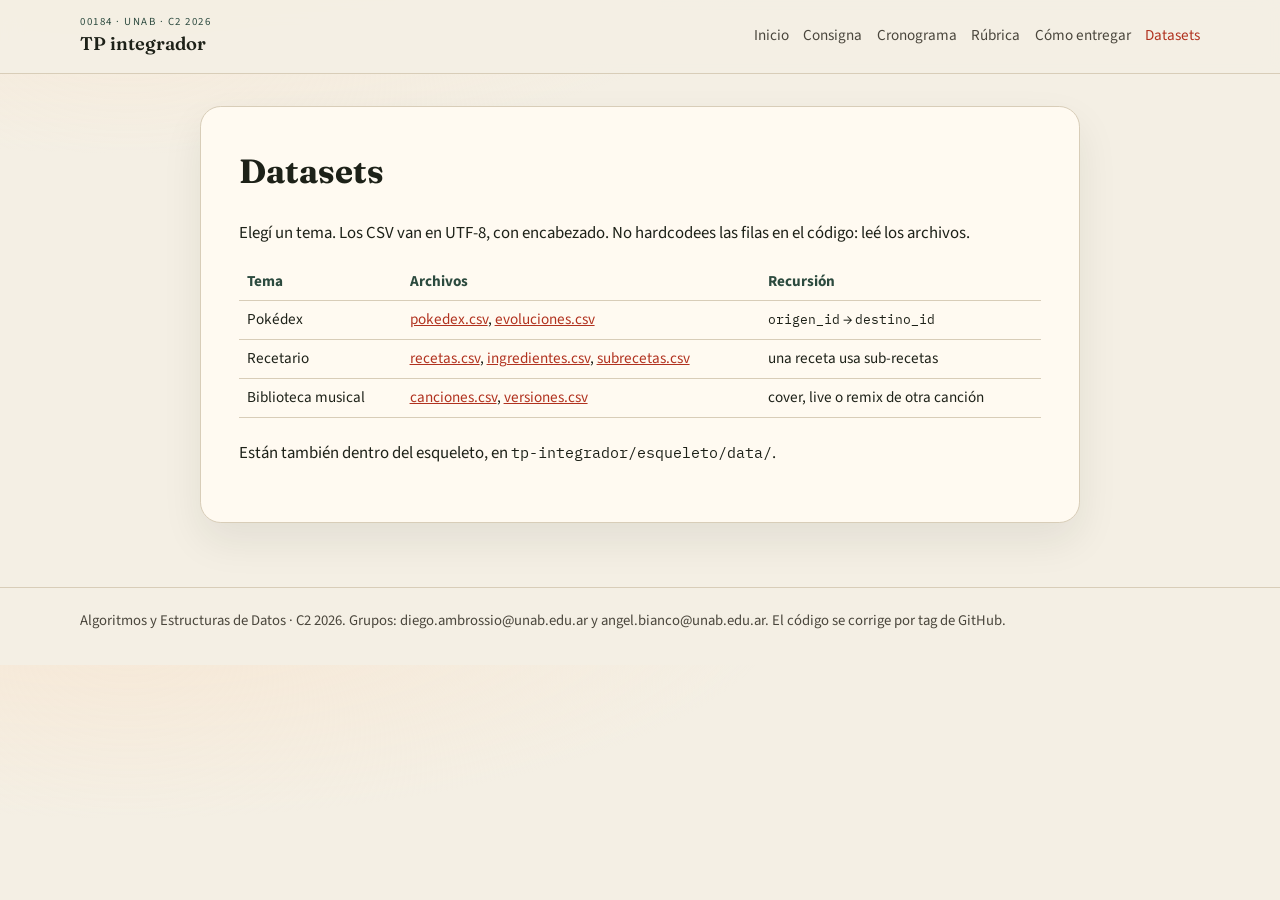
<file: docs/datasets.html>
<!DOCTYPE html>
<html lang="es">
<head>
  <meta charset="utf-8">
  <meta name="viewport" content="width=device-width, initial-scale=1">
  <title>Datasets — AyED C2 2026</title>
  <link rel="preconnect" href="https://fonts.googleapis.com">
  <link rel="preconnect" href="https://fonts.gstatic.com" crossorigin>
  <link href="https://fonts.googleapis.com/css2?family=Fraunces:opsz,wght@9..144,500;9..144,600&family=IBM+Plex+Mono:wght@400;600&family=Source+Sans+3:wght@400;600;700&display=swap" rel="stylesheet">
  <link rel="stylesheet" href="assets/style.css">
</head>
<body>
  <header class="site-header">
    <div class="wrap header-inner">
      <a class="brand" href="index.html">
        <small>00184 · UNaB · C2 2026</small>
        <strong>TP integrador</strong>
      </a>
      <nav>
        <a href="index.html">Inicio</a>
        <a href="consigna.html">Consigna</a>
        <a href="cronograma.html">Cronograma</a>
        <a href="rubrica.html">Rúbrica</a>
        <a href="entregar.html">Cómo entregar</a>
        <a href="datasets.html" aria-current="page">Datasets</a>
      </nav>
    </div>
  </header>
  <main class="doc">
    
<h1>Datasets</h1>
<p>Elegí un tema. Los CSV van en UTF-8, con encabezado. No hardcodees las filas en el código: leé los archivos.</p>
<table>
  <thead><tr><th>Tema</th><th>Archivos</th><th>Recursión</th></tr></thead>
  <tbody>
    <tr>
      <td>Pokédex</td>
      <td><a href="data/pokedex.csv">pokedex.csv</a>, <a href="data/evoluciones.csv">evoluciones.csv</a></td>
      <td><code>origen_id</code> → <code>destino_id</code></td>
    </tr>
    <tr>
      <td>Recetario</td>
      <td><a href="data/recetas.csv">recetas.csv</a>, <a href="data/ingredientes.csv">ingredientes.csv</a>, <a href="data/subrecetas.csv">subrecetas.csv</a></td>
      <td>una receta usa sub-recetas</td>
    </tr>
    <tr>
      <td>Biblioteca musical</td>
      <td><a href="data/canciones.csv">canciones.csv</a>, <a href="data/versiones.csv">versiones.csv</a></td>
      <td>cover, live o remix de otra canción</td>
    </tr>
  </tbody>
</table>
<p>Están también dentro del esqueleto, en <code>tp-integrador/esqueleto/data/</code>.</p>

  </main>
  <footer class="site-footer">
    <div class="wrap">Algoritmos y Estructuras de Datos · C2 2026. Grupos: diego.ambrossio@unab.edu.ar y angel.bianco@unab.edu.ar. El código se corrige por tag de GitHub.</div>
  </footer>
</body>
</html>
</file>
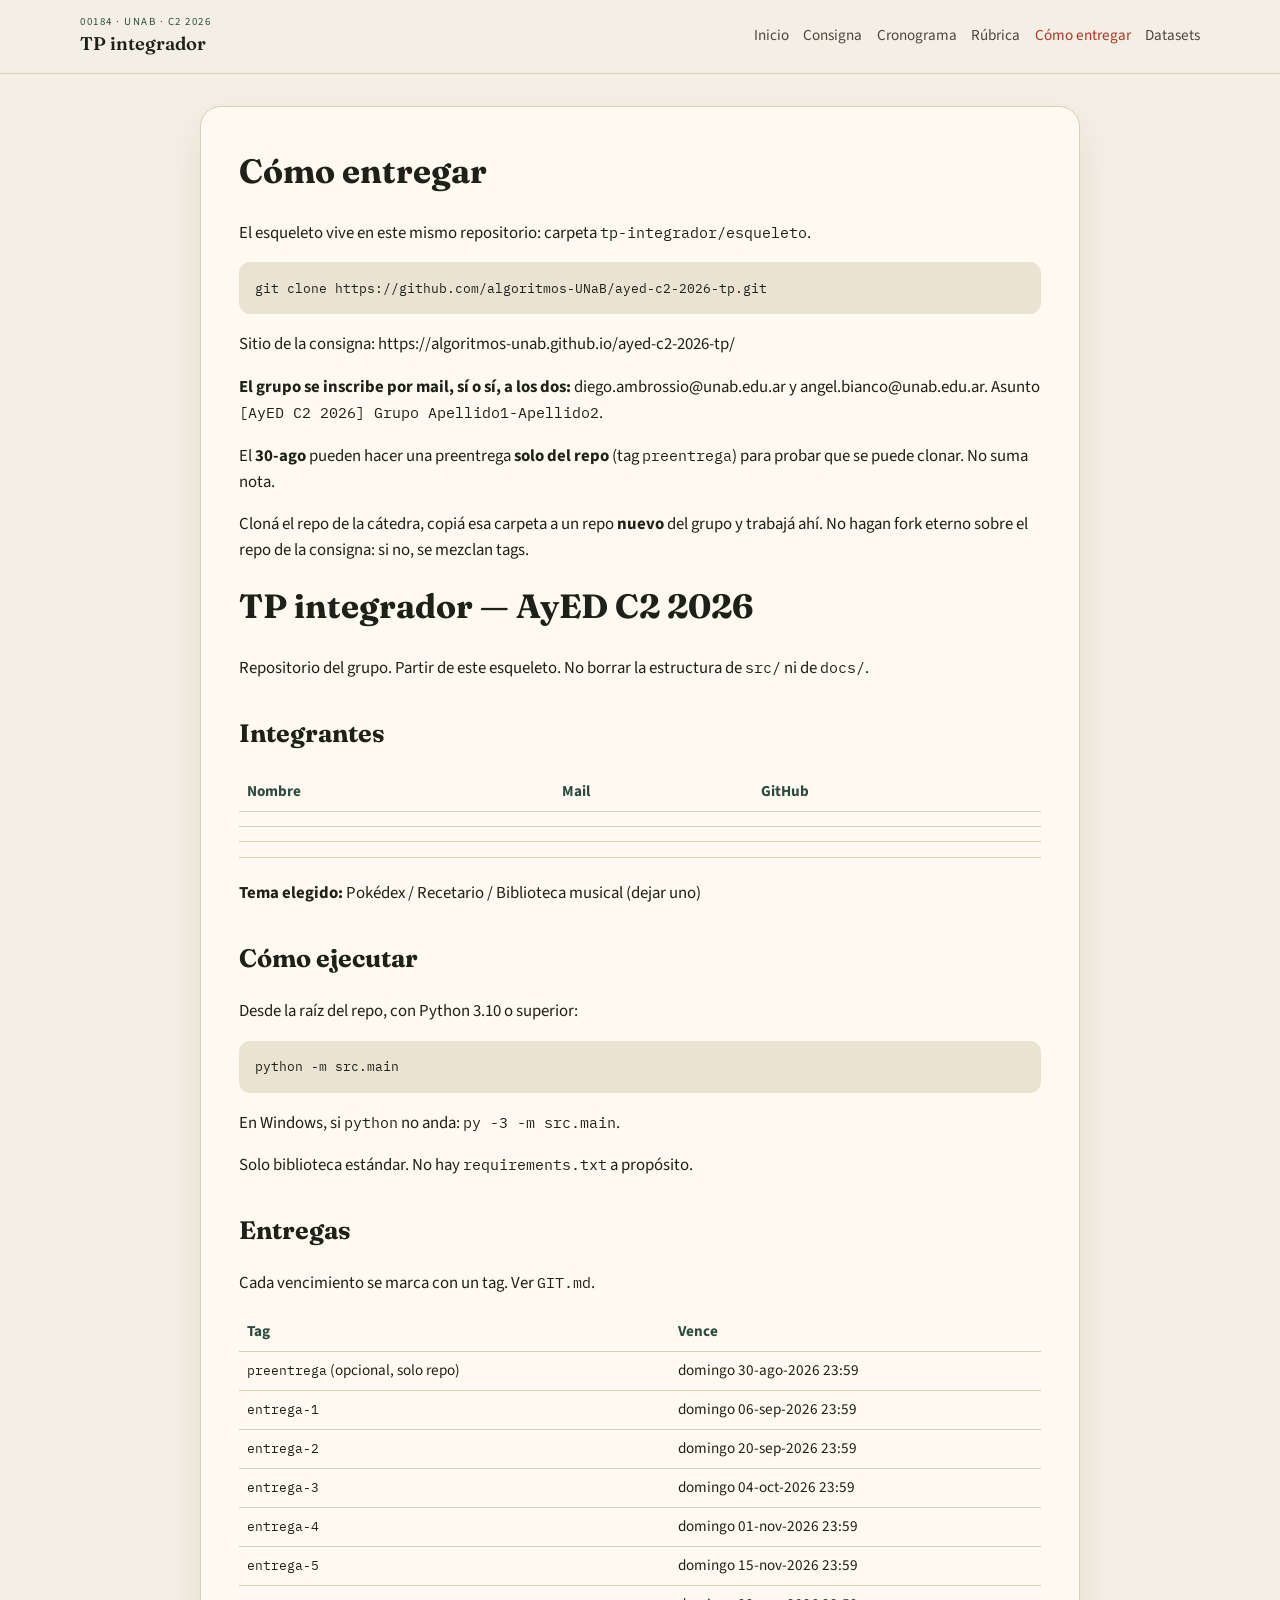
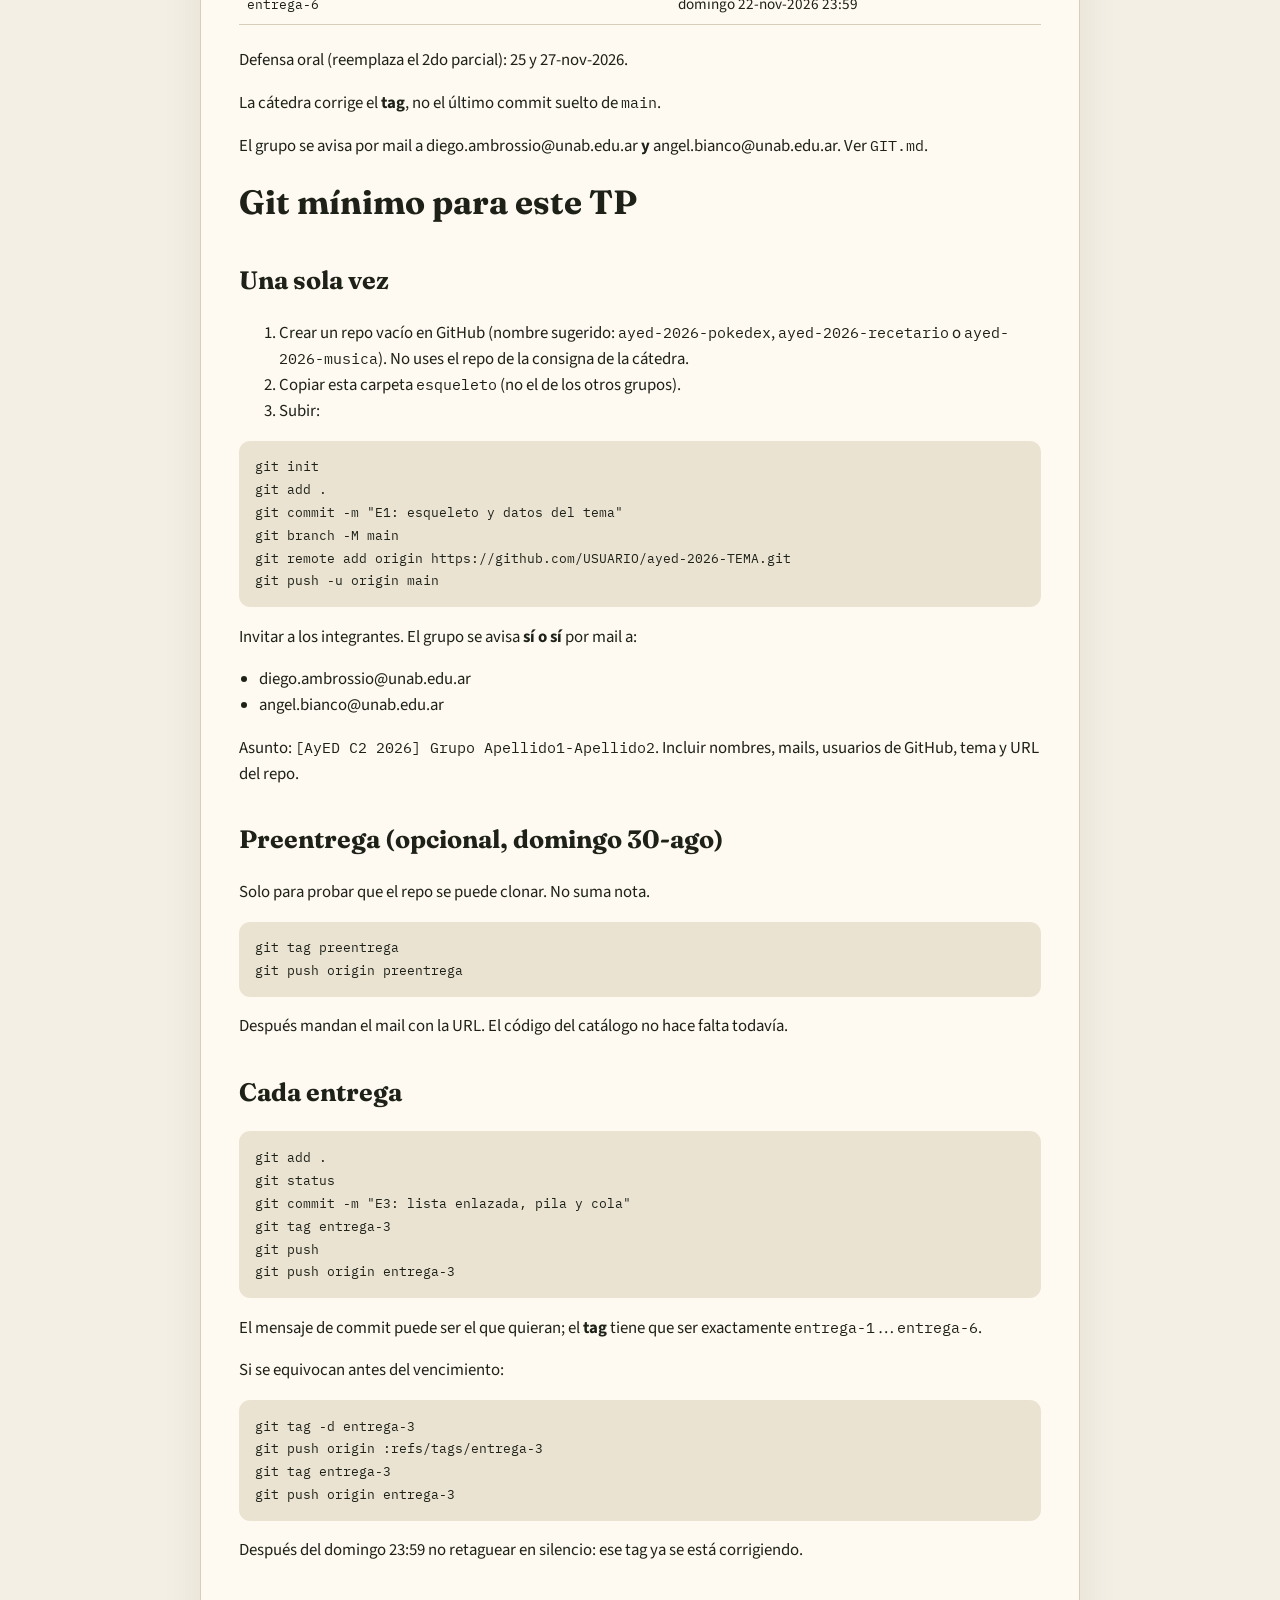
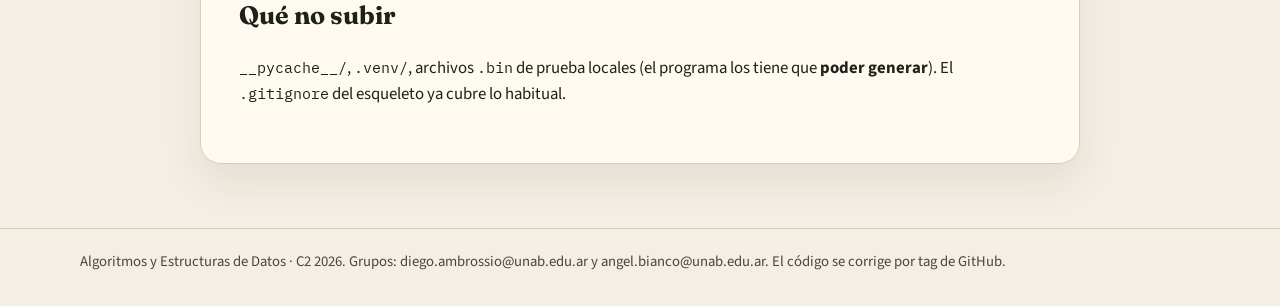
<file: docs/entregar.html>
<!DOCTYPE html>
<html lang="es">
<head>
  <meta charset="utf-8">
  <meta name="viewport" content="width=device-width, initial-scale=1">
  <title>Cómo entregar — AyED C2 2026</title>
  <link rel="preconnect" href="https://fonts.googleapis.com">
  <link rel="preconnect" href="https://fonts.gstatic.com" crossorigin>
  <link href="https://fonts.googleapis.com/css2?family=Fraunces:opsz,wght@9..144,500;9..144,600&family=IBM+Plex+Mono:wght@400;600&family=Source+Sans+3:wght@400;600;700&display=swap" rel="stylesheet">
  <link rel="stylesheet" href="assets/style.css">
</head>
<body>
  <header class="site-header">
    <div class="wrap header-inner">
      <a class="brand" href="index.html">
        <small>00184 · UNaB · C2 2026</small>
        <strong>TP integrador</strong>
      </a>
      <nav>
        <a href="index.html">Inicio</a>
        <a href="consigna.html">Consigna</a>
        <a href="cronograma.html">Cronograma</a>
        <a href="rubrica.html">Rúbrica</a>
        <a href="entregar.html" aria-current="page">Cómo entregar</a>
        <a href="datasets.html">Datasets</a>
      </nav>
    </div>
  </header>
  <main class="doc">
    <h1>Cómo entregar</h1>
<p>El esqueleto vive en este mismo repositorio: carpeta <code>tp-integrador/esqueleto</code>.</p>
<pre><code class="language-text">git clone https://github.com/algoritmos-UNaB/ayed-c2-2026-tp.git
</code></pre>
<p>Sitio de la consigna: https://algoritmos-unab.github.io/ayed-c2-2026-tp/</p>
<p><strong>El grupo se inscribe por mail, sí o sí, a los dos:</strong> diego.ambrossio@unab.edu.ar y angel.bianco@unab.edu.ar. Asunto <code>[AyED C2 2026] Grupo Apellido1-Apellido2</code>.</p>
<p>El <strong>30-ago</strong> pueden hacer una preentrega <strong>solo del repo</strong> (tag <code>preentrega</code>) para probar que se puede clonar. No suma nota.</p>
<p>Cloná el repo de la cátedra, copiá esa carpeta a un repo <strong>nuevo</strong> del grupo y trabajá ahí. No hagan fork eterno sobre el repo de la consigna: si no, se mezclan tags.</p>
<h1>TP integrador — AyED C2 2026</h1>
<p>Repositorio del grupo. Partir de este esqueleto. No borrar la estructura de <code>src/</code> ni de <code>docs/</code>.</p>
<h2>Integrantes</h2>
<table>
<thead>
<tr>
<th>Nombre</th>
<th>Mail</th>
<th>GitHub</th>
</tr>
</thead>
<tbody>
<tr>
<td></td>
<td></td>
<td></td>
</tr>
<tr>
<td></td>
<td></td>
<td></td>
</tr>
<tr>
<td></td>
<td></td>
<td></td>
</tr>
</tbody>
</table>
<p><strong>Tema elegido:</strong> Pokédex / Recetario / Biblioteca musical (dejar uno)</p>
<h2>Cómo ejecutar</h2>
<p>Desde la raíz del repo, con Python 3.10 o superior:</p>
<pre><code class="language-text">python -m src.main
</code></pre>
<p>En Windows, si <code>python</code> no anda: <code>py -3 -m src.main</code>.</p>
<p>Solo biblioteca estándar. No hay <code>requirements.txt</code> a propósito.</p>
<h2>Entregas</h2>
<p>Cada vencimiento se marca con un tag. Ver <code>GIT.md</code>.</p>
<table>
<thead>
<tr>
<th>Tag</th>
<th>Vence</th>
</tr>
</thead>
<tbody>
<tr>
<td><code>preentrega</code> (opcional, solo repo)</td>
<td>domingo 30-ago-2026 23:59</td>
</tr>
<tr>
<td><code>entrega-1</code></td>
<td>domingo 06-sep-2026 23:59</td>
</tr>
<tr>
<td><code>entrega-2</code></td>
<td>domingo 20-sep-2026 23:59</td>
</tr>
<tr>
<td><code>entrega-3</code></td>
<td>domingo 04-oct-2026 23:59</td>
</tr>
<tr>
<td><code>entrega-4</code></td>
<td>domingo 01-nov-2026 23:59</td>
</tr>
<tr>
<td><code>entrega-5</code></td>
<td>domingo 15-nov-2026 23:59</td>
</tr>
<tr>
<td><code>entrega-6</code></td>
<td>domingo 22-nov-2026 23:59</td>
</tr>
</tbody>
</table>
<p>Defensa oral (reemplaza el 2do parcial): 25 y 27-nov-2026.</p>
<p>La cátedra corrige el <strong>tag</strong>, no el último commit suelto de <code>main</code>.</p>
<p>El grupo se avisa por mail a diego.ambrossio@unab.edu.ar <strong>y</strong> angel.bianco@unab.edu.ar. Ver <code>GIT.md</code>.</p>
<h1>Git mínimo para este TP</h1>
<h2>Una sola vez</h2>
<ol>
<li>Crear un repo vacío en GitHub (nombre sugerido: <code>ayed-2026-pokedex</code>, <code>ayed-2026-recetario</code> o <code>ayed-2026-musica</code>). No uses el repo de la consigna de la cátedra.</li>
<li>Copiar esta carpeta <code>esqueleto</code> (no el de los otros grupos).</li>
<li>Subir:</li>
</ol>
<pre><code class="language-text">git init
git add .
git commit -m &quot;E1: esqueleto y datos del tema&quot;
git branch -M main
git remote add origin https://github.com/USUARIO/ayed-2026-TEMA.git
git push -u origin main
</code></pre>
<p>Invitar a los integrantes. El grupo se avisa <strong>sí o sí</strong> por mail a:</p>
<ul>
<li>diego.ambrossio@unab.edu.ar</li>
<li>angel.bianco@unab.edu.ar</li>
</ul>
<p>Asunto: <code>[AyED C2 2026] Grupo Apellido1-Apellido2</code>. Incluir nombres, mails, usuarios de GitHub, tema y URL del repo.</p>
<h2>Preentrega (opcional, domingo 30-ago)</h2>
<p>Solo para probar que el repo se puede clonar. No suma nota.</p>
<pre><code class="language-text">git tag preentrega
git push origin preentrega
</code></pre>
<p>Después mandan el mail con la URL. El código del catálogo no hace falta todavía.</p>
<h2>Cada entrega</h2>
<pre><code class="language-text">git add .
git status
git commit -m &quot;E3: lista enlazada, pila y cola&quot;
git tag entrega-3
git push
git push origin entrega-3
</code></pre>
<p>El mensaje de commit puede ser el que quieran; el <strong>tag</strong> tiene que ser exactamente <code>entrega-1</code> … <code>entrega-6</code>.</p>
<p>Si se equivocan antes del vencimiento:</p>
<pre><code class="language-text">git tag -d entrega-3
git push origin :refs/tags/entrega-3
git tag entrega-3
git push origin entrega-3
</code></pre>
<p>Después del domingo 23:59 no retaguear en silencio: ese tag ya se está corrigiendo.</p>
<h2>Qué no subir</h2>
<p><code>__pycache__/</code>, <code>.venv/</code>, archivos <code>.bin</code> de prueba locales (el programa los tiene que <strong>poder generar</strong>). El <code>.gitignore</code> del esqueleto ya cubre lo habitual.</p>
  </main>
  <footer class="site-footer">
    <div class="wrap">Algoritmos y Estructuras de Datos · C2 2026. Grupos: diego.ambrossio@unab.edu.ar y angel.bianco@unab.edu.ar. El código se corrige por tag de GitHub.</div>
  </footer>
</body>
</html>
</file>
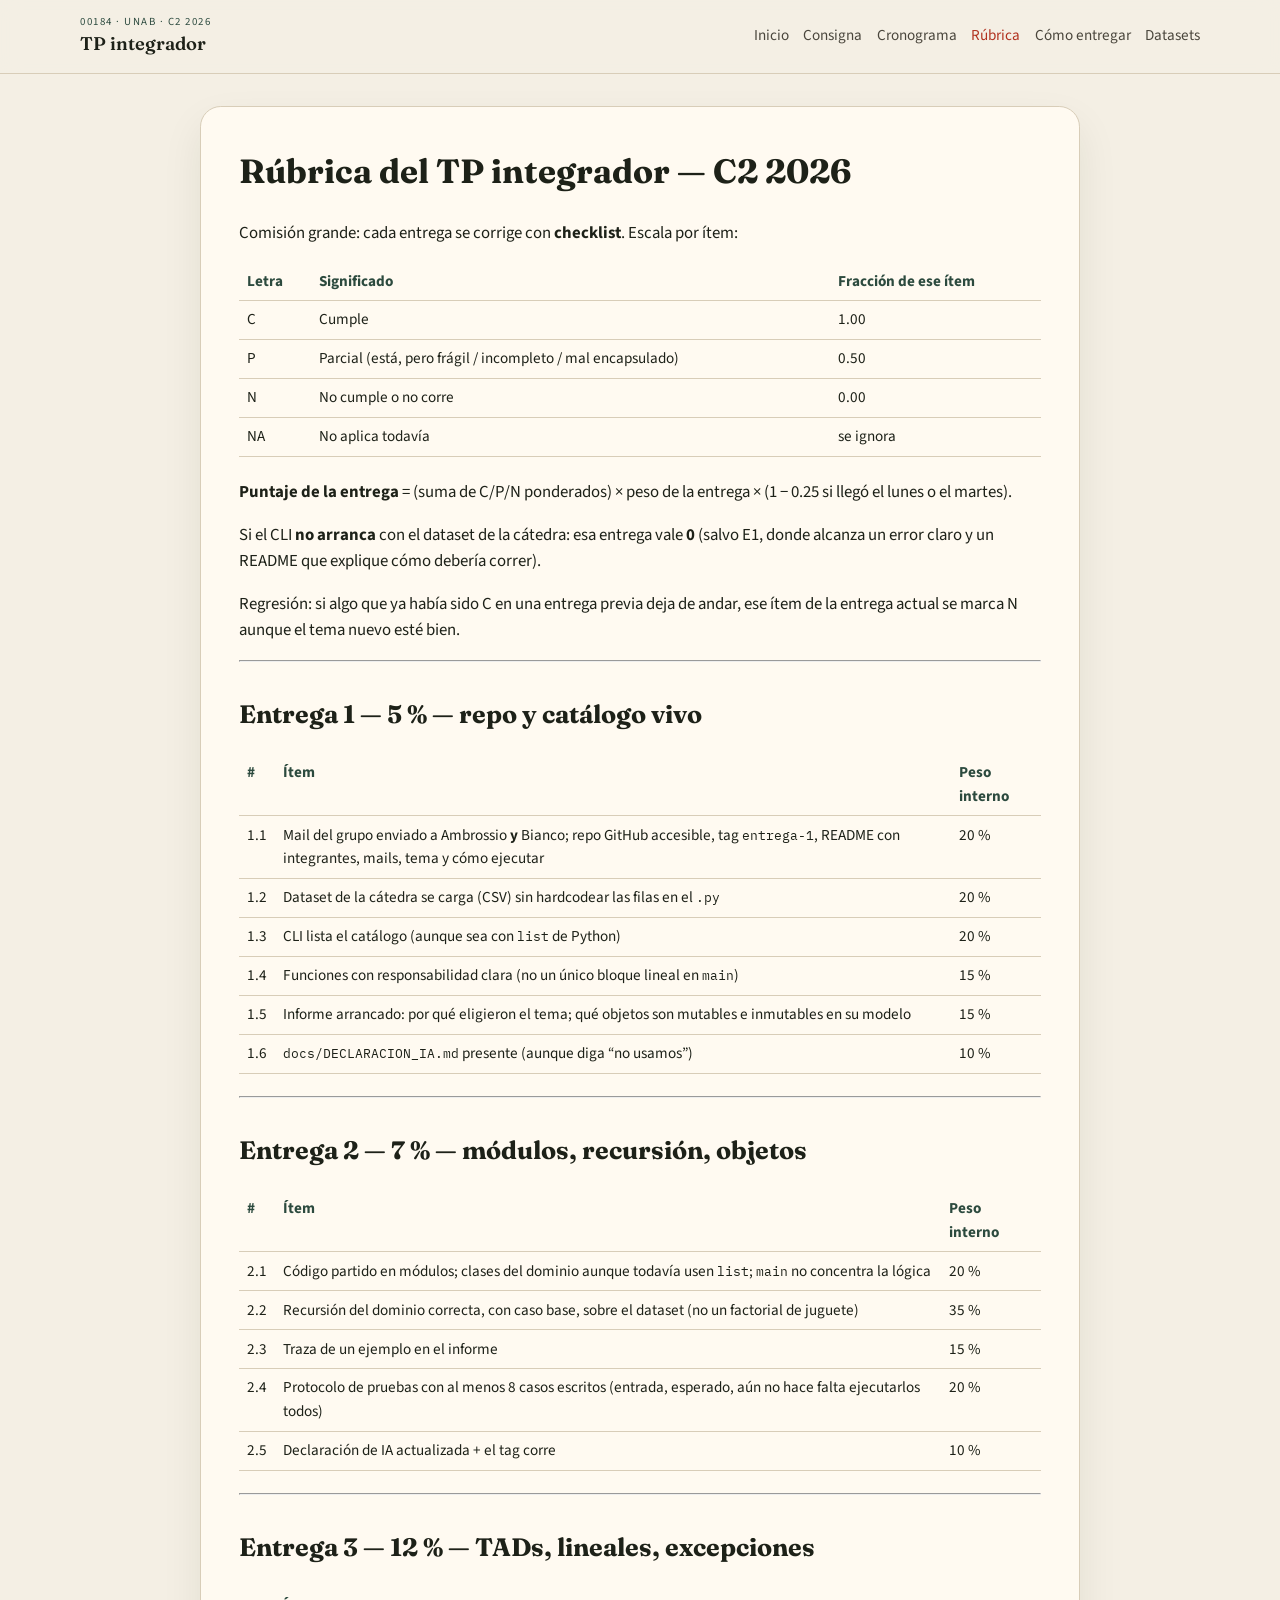
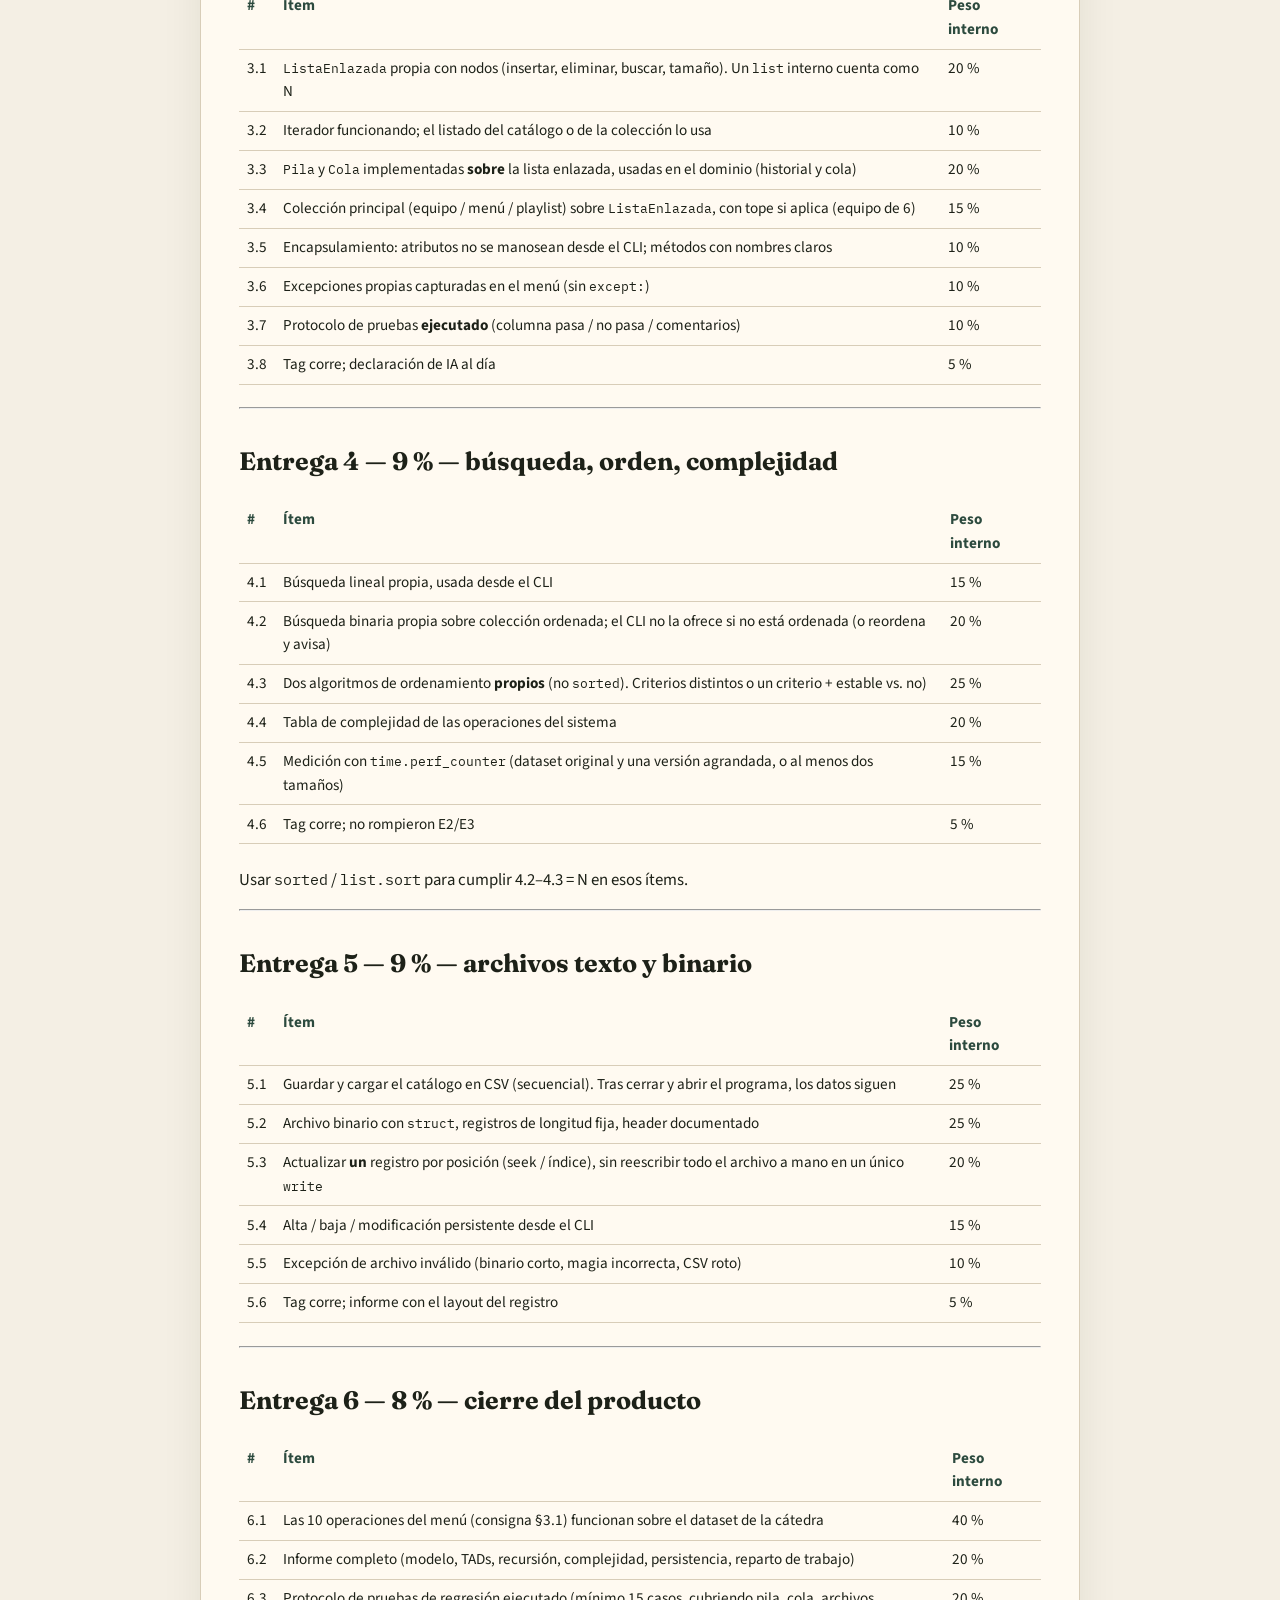
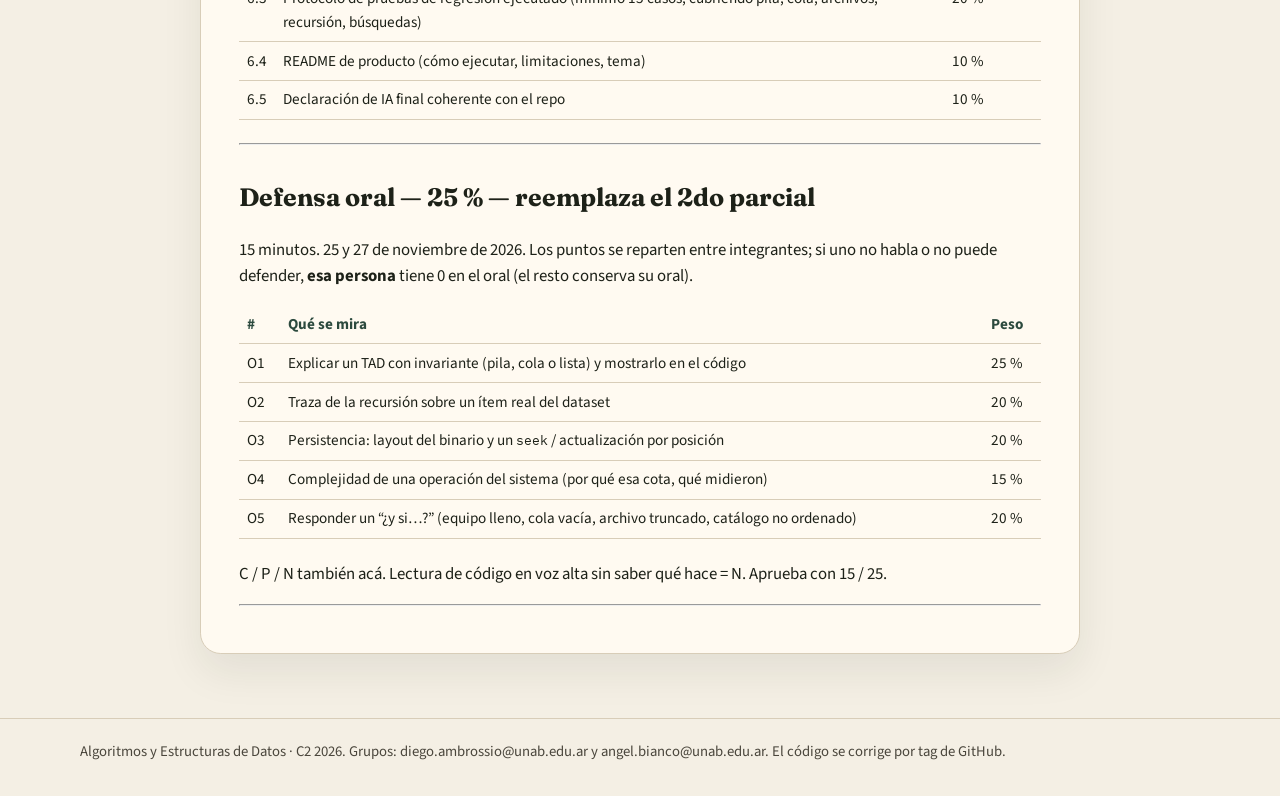
<file: docs/rubrica.html>
<!DOCTYPE html>
<html lang="es">
<head>
  <meta charset="utf-8">
  <meta name="viewport" content="width=device-width, initial-scale=1">
  <title>Rúbrica — AyED C2 2026</title>
  <link rel="preconnect" href="https://fonts.googleapis.com">
  <link rel="preconnect" href="https://fonts.gstatic.com" crossorigin>
  <link href="https://fonts.googleapis.com/css2?family=Fraunces:opsz,wght@9..144,500;9..144,600&family=IBM+Plex+Mono:wght@400;600&family=Source+Sans+3:wght@400;600;700&display=swap" rel="stylesheet">
  <link rel="stylesheet" href="assets/style.css">
</head>
<body>
  <header class="site-header">
    <div class="wrap header-inner">
      <a class="brand" href="index.html">
        <small>00184 · UNaB · C2 2026</small>
        <strong>TP integrador</strong>
      </a>
      <nav>
        <a href="index.html">Inicio</a>
        <a href="consigna.html">Consigna</a>
        <a href="cronograma.html">Cronograma</a>
        <a href="rubrica.html" aria-current="page">Rúbrica</a>
        <a href="entregar.html">Cómo entregar</a>
        <a href="datasets.html">Datasets</a>
      </nav>
    </div>
  </header>
  <main class="doc">
    <h1>Rúbrica del TP integrador — C2 2026</h1>
<p>Comisión grande: cada entrega se corrige con <strong>checklist</strong>. Escala por ítem:</p>
<table>
<thead>
<tr>
<th>Letra</th>
<th>Significado</th>
<th>Fracción de ese ítem</th>
</tr>
</thead>
<tbody>
<tr>
<td>C</td>
<td>Cumple</td>
<td>1.00</td>
</tr>
<tr>
<td>P</td>
<td>Parcial (está, pero frágil / incompleto / mal encapsulado)</td>
<td>0.50</td>
</tr>
<tr>
<td>N</td>
<td>No cumple o no corre</td>
<td>0.00</td>
</tr>
<tr>
<td>NA</td>
<td>No aplica todavía</td>
<td>se ignora</td>
</tr>
</tbody>
</table>
<p><strong>Puntaje de la entrega</strong> = (suma de C/P/N ponderados) × peso de la entrega × (1 − 0.25 si llegó el lunes o el martes).</p>
<p>Si el CLI <strong>no arranca</strong> con el dataset de la cátedra: esa entrega vale <strong>0</strong> (salvo E1, donde alcanza un error claro y un README que explique cómo debería correr).</p>
<p>Regresión: si algo que ya había sido C en una entrega previa deja de andar, ese ítem de la entrega actual se marca N aunque el tema nuevo esté bien.</p>
<hr />
<h2>Entrega 1 — 5 % — repo y catálogo vivo</h2>
<table>
<thead>
<tr>
<th>#</th>
<th>Ítem</th>
<th>Peso interno</th>
</tr>
</thead>
<tbody>
<tr>
<td>1.1</td>
<td>Mail del grupo enviado a Ambrossio <strong>y</strong> Bianco; repo GitHub accesible, tag <code>entrega-1</code>, README con integrantes, mails, tema y cómo ejecutar</td>
<td>20 %</td>
</tr>
<tr>
<td>1.2</td>
<td>Dataset de la cátedra se carga (CSV) sin hardcodear las filas en el <code>.py</code></td>
<td>20 %</td>
</tr>
<tr>
<td>1.3</td>
<td>CLI lista el catálogo (aunque sea con <code>list</code> de Python)</td>
<td>20 %</td>
</tr>
<tr>
<td>1.4</td>
<td>Funciones con responsabilidad clara (no un único bloque lineal en <code>main</code>)</td>
<td>15 %</td>
</tr>
<tr>
<td>1.5</td>
<td>Informe arrancado: por qué eligieron el tema; qué objetos son mutables e inmutables en su modelo</td>
<td>15 %</td>
</tr>
<tr>
<td>1.6</td>
<td><code>docs/DECLARACION_IA.md</code> presente (aunque diga “no usamos”)</td>
<td>10 %</td>
</tr>
</tbody>
</table>
<hr />
<h2>Entrega 2 — 7 % — módulos, recursión, objetos</h2>
<table>
<thead>
<tr>
<th>#</th>
<th>Ítem</th>
<th>Peso interno</th>
</tr>
</thead>
<tbody>
<tr>
<td>2.1</td>
<td>Código partido en módulos; clases del dominio aunque todavía usen <code>list</code>; <code>main</code> no concentra la lógica</td>
<td>20 %</td>
</tr>
<tr>
<td>2.2</td>
<td>Recursión del dominio correcta, con caso base, sobre el dataset (no un factorial de juguete)</td>
<td>35 %</td>
</tr>
<tr>
<td>2.3</td>
<td>Traza de un ejemplo en el informe</td>
<td>15 %</td>
</tr>
<tr>
<td>2.4</td>
<td>Protocolo de pruebas con al menos 8 casos escritos (entrada, esperado, aún no hace falta ejecutarlos todos)</td>
<td>20 %</td>
</tr>
<tr>
<td>2.5</td>
<td>Declaración de IA actualizada + el tag corre</td>
<td>10 %</td>
</tr>
</tbody>
</table>
<hr />
<h2>Entrega 3 — 12 % — TADs, lineales, excepciones</h2>
<table>
<thead>
<tr>
<th>#</th>
<th>Ítem</th>
<th>Peso interno</th>
</tr>
</thead>
<tbody>
<tr>
<td>3.1</td>
<td><code>ListaEnlazada</code> propia con nodos (insertar, eliminar, buscar, tamaño). Un <code>list</code> interno cuenta como N</td>
<td>20 %</td>
</tr>
<tr>
<td>3.2</td>
<td>Iterador funcionando; el listado del catálogo o de la colección lo usa</td>
<td>10 %</td>
</tr>
<tr>
<td>3.3</td>
<td><code>Pila</code> y <code>Cola</code> implementadas <strong>sobre</strong> la lista enlazada, usadas en el dominio (historial y cola)</td>
<td>20 %</td>
</tr>
<tr>
<td>3.4</td>
<td>Colección principal (equipo / menú / playlist) sobre <code>ListaEnlazada</code>, con tope si aplica (equipo de 6)</td>
<td>15 %</td>
</tr>
<tr>
<td>3.5</td>
<td>Encapsulamiento: atributos no se manosean desde el CLI; métodos con nombres claros</td>
<td>10 %</td>
</tr>
<tr>
<td>3.6</td>
<td>Excepciones propias capturadas en el menú (sin <code>except:</code>)</td>
<td>10 %</td>
</tr>
<tr>
<td>3.7</td>
<td>Protocolo de pruebas <strong>ejecutado</strong> (columna pasa / no pasa / comentarios)</td>
<td>10 %</td>
</tr>
<tr>
<td>3.8</td>
<td>Tag corre; declaración de IA al día</td>
<td>5 %</td>
</tr>
</tbody>
</table>
<hr />
<h2>Entrega 4 — 9 % — búsqueda, orden, complejidad</h2>
<table>
<thead>
<tr>
<th>#</th>
<th>Ítem</th>
<th>Peso interno</th>
</tr>
</thead>
<tbody>
<tr>
<td>4.1</td>
<td>Búsqueda lineal propia, usada desde el CLI</td>
<td>15 %</td>
</tr>
<tr>
<td>4.2</td>
<td>Búsqueda binaria propia sobre colección ordenada; el CLI no la ofrece si no está ordenada (o reordena y avisa)</td>
<td>20 %</td>
</tr>
<tr>
<td>4.3</td>
<td>Dos algoritmos de ordenamiento <strong>propios</strong> (no <code>sorted</code>). Criterios distintos o un criterio + estable vs. no)</td>
<td>25 %</td>
</tr>
<tr>
<td>4.4</td>
<td>Tabla de complejidad de las operaciones del sistema</td>
<td>20 %</td>
</tr>
<tr>
<td>4.5</td>
<td>Medición con <code>time.perf_counter</code> (dataset original y una versión agrandada, o al menos dos tamaños)</td>
<td>15 %</td>
</tr>
<tr>
<td>4.6</td>
<td>Tag corre; no rompieron E2/E3</td>
<td>5 %</td>
</tr>
</tbody>
</table>
<p>Usar <code>sorted</code> / <code>list.sort</code> para cumplir 4.2–4.3 = N en esos ítems.</p>
<hr />
<h2>Entrega 5 — 9 % — archivos texto y binario</h2>
<table>
<thead>
<tr>
<th>#</th>
<th>Ítem</th>
<th>Peso interno</th>
</tr>
</thead>
<tbody>
<tr>
<td>5.1</td>
<td>Guardar y cargar el catálogo en CSV (secuencial). Tras cerrar y abrir el programa, los datos siguen</td>
<td>25 %</td>
</tr>
<tr>
<td>5.2</td>
<td>Archivo binario con <code>struct</code>, registros de longitud fija, header documentado</td>
<td>25 %</td>
</tr>
<tr>
<td>5.3</td>
<td>Actualizar <strong>un</strong> registro por posición (seek / índice), sin reescribir todo el archivo a mano en un único <code>write</code></td>
<td>20 %</td>
</tr>
<tr>
<td>5.4</td>
<td>Alta / baja / modificación persistente desde el CLI</td>
<td>15 %</td>
</tr>
<tr>
<td>5.5</td>
<td>Excepción de archivo inválido (binario corto, magia incorrecta, CSV roto)</td>
<td>10 %</td>
</tr>
<tr>
<td>5.6</td>
<td>Tag corre; informe con el layout del registro</td>
<td>5 %</td>
</tr>
</tbody>
</table>
<hr />
<h2>Entrega 6 — 8 % — cierre del producto</h2>
<table>
<thead>
<tr>
<th>#</th>
<th>Ítem</th>
<th>Peso interno</th>
</tr>
</thead>
<tbody>
<tr>
<td>6.1</td>
<td>Las 10 operaciones del menú (consigna §3.1) funcionan sobre el dataset de la cátedra</td>
<td>40 %</td>
</tr>
<tr>
<td>6.2</td>
<td>Informe completo (modelo, TADs, recursión, complejidad, persistencia, reparto de trabajo)</td>
<td>20 %</td>
</tr>
<tr>
<td>6.3</td>
<td>Protocolo de pruebas de regresión ejecutado (mínimo 15 casos, cubriendo pila, cola, archivos, recursión, búsquedas)</td>
<td>20 %</td>
</tr>
<tr>
<td>6.4</td>
<td>README de producto (cómo ejecutar, limitaciones, tema)</td>
<td>10 %</td>
</tr>
<tr>
<td>6.5</td>
<td>Declaración de IA final coherente con el repo</td>
<td>10 %</td>
</tr>
</tbody>
</table>
<hr />
<h2>Defensa oral — 25 % — reemplaza el 2do parcial</h2>
<p>15 minutos. 25 y 27 de noviembre de 2026. Los puntos se reparten entre integrantes; si uno no habla o no puede defender, <strong>esa persona</strong> tiene 0 en el oral (el resto conserva su oral).</p>
<table>
<thead>
<tr>
<th>#</th>
<th>Qué se mira</th>
<th>Peso</th>
</tr>
</thead>
<tbody>
<tr>
<td>O1</td>
<td>Explicar un TAD con invariante (pila, cola o lista) y mostrarlo en el código</td>
<td>25 %</td>
</tr>
<tr>
<td>O2</td>
<td>Traza de la recursión sobre un ítem real del dataset</td>
<td>20 %</td>
</tr>
<tr>
<td>O3</td>
<td>Persistencia: layout del binario y un <code>seek</code> / actualización por posición</td>
<td>20 %</td>
</tr>
<tr>
<td>O4</td>
<td>Complejidad de una operación del sistema (por qué esa cota, qué midieron)</td>
<td>15 %</td>
</tr>
<tr>
<td>O5</td>
<td>Responder un “¿y si…?” (equipo lleno, cola vacía, archivo truncado, catálogo no ordenado)</td>
<td>20 %</td>
</tr>
</tbody>
</table>
<p>C / P / N también acá. Lectura de código en voz alta sin saber qué hace = N. Aprueba con 15 / 25.</p>
<hr />
  </main>
  <footer class="site-footer">
    <div class="wrap">Algoritmos y Estructuras de Datos · C2 2026. Grupos: diego.ambrossio@unab.edu.ar y angel.bianco@unab.edu.ar. El código se corrige por tag de GitHub.</div>
  </footer>
</body>
</html>
</file>
<file: docs/assets/style.css>
:root {
  --ink: #1d2118;
  --ink-soft: #4a463c;
  --paper: #f4efe4;
  --paper-2: #ebe3d2;
  --card: #fffaf1;
  --rule: #d8cdb8;
  --accent: #b1321f;
  --accent-soft: #f3d4c8;
  --forest: #2c4a3e;
  --poke: #c4452d;
  --cook: #3d6b4f;
  --music: #3a4a86;
  --shadow: 0 18px 40px rgba(29, 33, 24, 0.08);
}

* { box-sizing: border-box; }

html { scroll-behavior: smooth; }

body {
  margin: 0;
  color: var(--ink);
  background:
    radial-gradient(1200px 400px at 10% -10%, #f7e7d4 0%, transparent 55%),
    var(--paper);
  font-family: "Source Sans 3", "Segoe UI", sans-serif;
  font-size: 1.05rem;
  line-height: 1.55;
}

a { color: var(--accent); }
a:hover { color: var(--ink); }

.wrap {
  width: min(1120px, calc(100% - 2rem));
  margin-inline: auto;
}

.site-header {
  position: sticky;
  top: 0;
  z-index: 20;
  background: rgba(244, 239, 228, 0.92);
  border-bottom: 1px solid var(--rule);
  backdrop-filter: blur(10px);
}

.header-inner {
  display: flex;
  align-items: center;
  justify-content: space-between;
  gap: 1rem;
  padding: 0.85rem 0;
}

.brand {
  display: flex;
  flex-direction: column;
  text-decoration: none;
  color: var(--ink);
  min-width: 12rem;
}

.brand small {
  letter-spacing: 0.14em;
  text-transform: uppercase;
  font-size: 0.68rem;
  color: var(--forest);
}

.brand strong {
  font-family: Fraunces, Georgia, serif;
  font-size: 1.15rem;
  font-weight: 600;
}

nav {
  display: flex;
  flex-wrap: wrap;
  gap: 0.4rem 0.9rem;
}

nav a {
  text-decoration: none;
  color: var(--ink-soft);
  font-size: 0.95rem;
}

nav a[aria-current="page"],
nav a:hover {
  color: var(--accent);
}

.hero {
  padding: 3.2rem 0 2.2rem;
  display: grid;
  grid-template-columns: 1.3fr 0.9fr;
  gap: 2rem;
  align-items: end;
}

.hero h1 {
  font-family: Fraunces, Georgia, serif;
  font-weight: 560;
  font-size: clamp(2.2rem, 5vw, 4.1rem);
  line-height: 1.05;
  margin: 0 0 1rem;
}

.lede {
  font-size: 1.2rem;
  color: var(--ink-soft);
  max-width: 38rem;
}

.meta-pills {
  display: flex;
  flex-wrap: wrap;
  gap: 0.5rem;
  margin: 1.2rem 0 1.5rem;
}

.pill {
  border: 1px solid var(--rule);
  background: var(--card);
  border-radius: 999px;
  padding: 0.28rem 0.75rem;
  font-size: 0.88rem;
}

.actions {
  display: flex;
  flex-wrap: wrap;
  gap: 0.7rem;
}

.btn {
  display: inline-flex;
  align-items: center;
  gap: 0.4rem;
  text-decoration: none;
  border-radius: 999px;
  padding: 0.7rem 1.15rem;
  font-weight: 600;
}

.btn-primary {
  background: var(--accent);
  color: #fffaf1;
}

.btn-primary:hover { color: #fff; filter: brightness(1.05); }

.btn-ghost {
  background: transparent;
  color: var(--ink);
  border: 1px solid var(--ink);
}

.deadline {
  background: var(--card);
  border: 1px solid var(--rule);
  box-shadow: var(--shadow);
  padding: 1.3rem 1.4rem;
  border-radius: 1.2rem;
}

.deadline span {
  display: block;
  font-size: 0.78rem;
  letter-spacing: 0.12em;
  text-transform: uppercase;
  color: var(--accent);
}

.deadline strong {
  font-family: Fraunces, Georgia, serif;
  font-size: 1.7rem;
}

.themes {
  display: grid;
  grid-template-columns: repeat(3, 1fr);
  gap: 1rem;
  margin: 0.5rem 0 2.5rem;
}

.theme {
  background: var(--card);
  border: 1px solid var(--rule);
  border-radius: 1.15rem;
  padding: 1.2rem 1.25rem 1.3rem;
  box-shadow: var(--shadow);
  min-height: 13.5rem;
}

.theme h2 {
  font-family: Fraunces, Georgia, serif;
  margin: 0.3rem 0 0.6rem;
}

.kicker {
  font-size: 0.78rem;
  letter-spacing: 0.14em;
  text-transform: uppercase;
}

.theme.poke { border-top: 5px solid var(--poke); }
.theme.cook { border-top: 5px solid var(--cook); }
.theme.music { border-top: 5px solid var(--music); }

.grid-2 {
  display: grid;
  grid-template-columns: 1.15fr 0.85fr;
  gap: 1.2rem;
  margin-bottom: 2.5rem;
}

.panel {
  background: var(--card);
  border: 1px solid var(--rule);
  border-radius: 1.15rem;
  padding: 1.2rem 1.3rem;
}

.panel h2,
.doc h1,
.doc h2,
.doc h3 {
  font-family: Fraunces, Georgia, serif;
}

.entregas {
  list-style: none;
  margin: 0;
  padding: 0;
}

.entregas li {
  display: grid;
  grid-template-columns: 3.2rem 1fr auto;
  gap: 0.7rem;
  padding: 0.7rem 0;
  border-bottom: 1px solid var(--rule);
}

.entregas li:last-child { border-bottom: 0; }

.tag {
  font-weight: 700;
  color: var(--accent);
}

.bars {
  display: flex;
  height: 1.15rem;
  border-radius: 999px;
  overflow: hidden;
  margin: 0.8rem 0 1rem;
}

.bars span:nth-child(1) { flex: 25; background: var(--forest); }
.bars span:nth-child(2) { flex: 50; background: var(--accent); }
.bars span:nth-child(3) { flex: 25; background: #6a8a76; }

.legend { font-size: 0.92rem; color: var(--ink-soft); }

.doc {
  width: min(880px, calc(100% - 2rem));
  margin: 2rem auto 4rem;
  background: var(--card);
  border: 1px solid var(--rule);
  border-radius: 1.3rem;
  padding: clamp(1.2rem, 3vw, 2.4rem);
  box-shadow: var(--shadow);
}

.doc h1 { margin-top: 0; font-size: 2.1rem; }
.doc h2 { margin-top: 2rem; }
.doc table {
  width: 100%;
  border-collapse: collapse;
  font-size: 0.95rem;
  margin: 1rem 0 1.4rem;
}
.doc th, .doc td {
  border-bottom: 1px solid var(--rule);
  text-align: left;
  padding: 0.45rem 0.5rem;
  vertical-align: top;
}
.doc th { color: var(--forest); font-weight: 700; }
.doc code, .doc pre {
  font-family: "IBM Plex Mono", Consolas, monospace;
  font-size: 0.88em;
}
.doc pre {
  background: var(--paper-2);
  padding: 0.9rem 1rem;
  overflow: auto;
  border-radius: 0.7rem;
}
.doc ul { padding-left: 1.2rem; }

.site-footer {
  border-top: 1px solid var(--rule);
  padding: 1.4rem 0 2rem;
  color: var(--ink-soft);
  font-size: 0.92rem;
}

@media (max-width: 860px) {
  .hero, .themes, .grid-2, .entregas li {
    grid-template-columns: 1fr;
  }
  .header-inner { flex-direction: column; align-items: flex-start; }
}

@media print {
  .site-header, .site-footer, .actions, .btn { display: none !important; }
  body, .doc { background: #fff; box-shadow: none; border: 0; }
}
</file>
